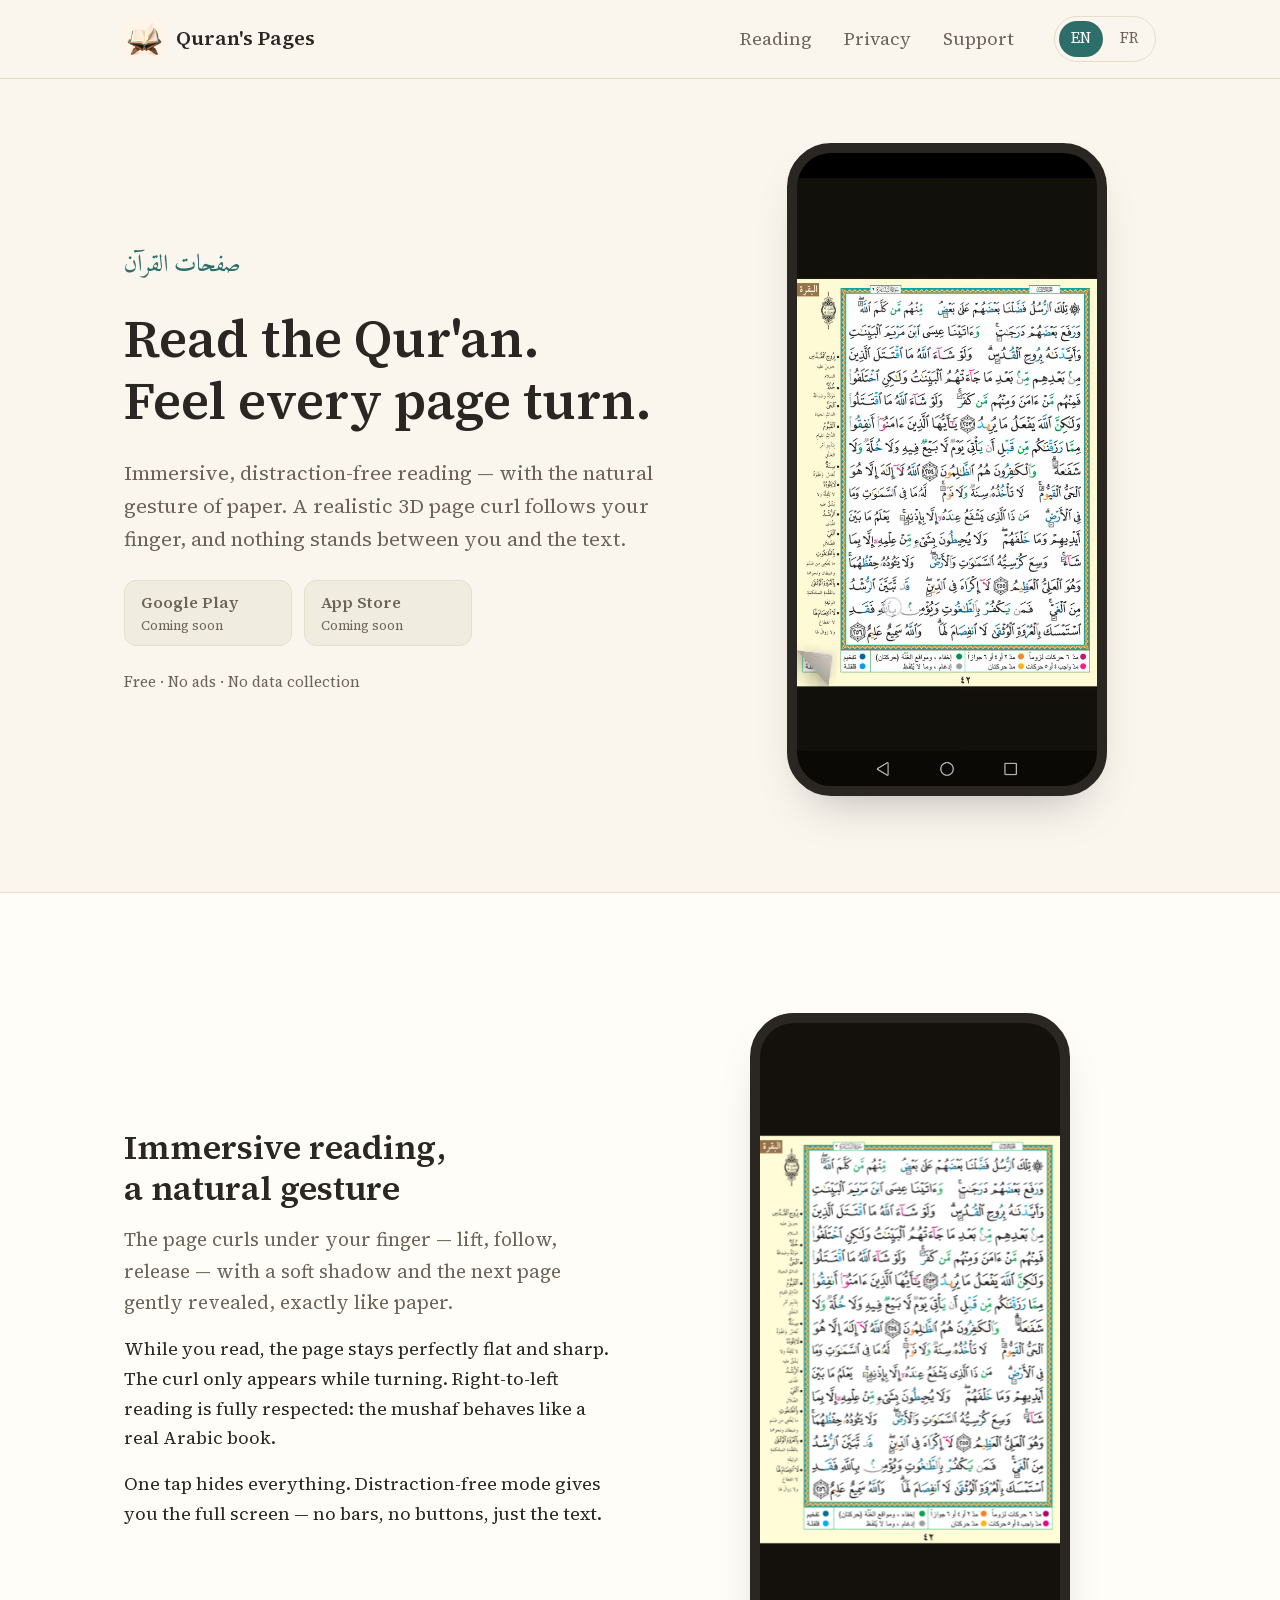
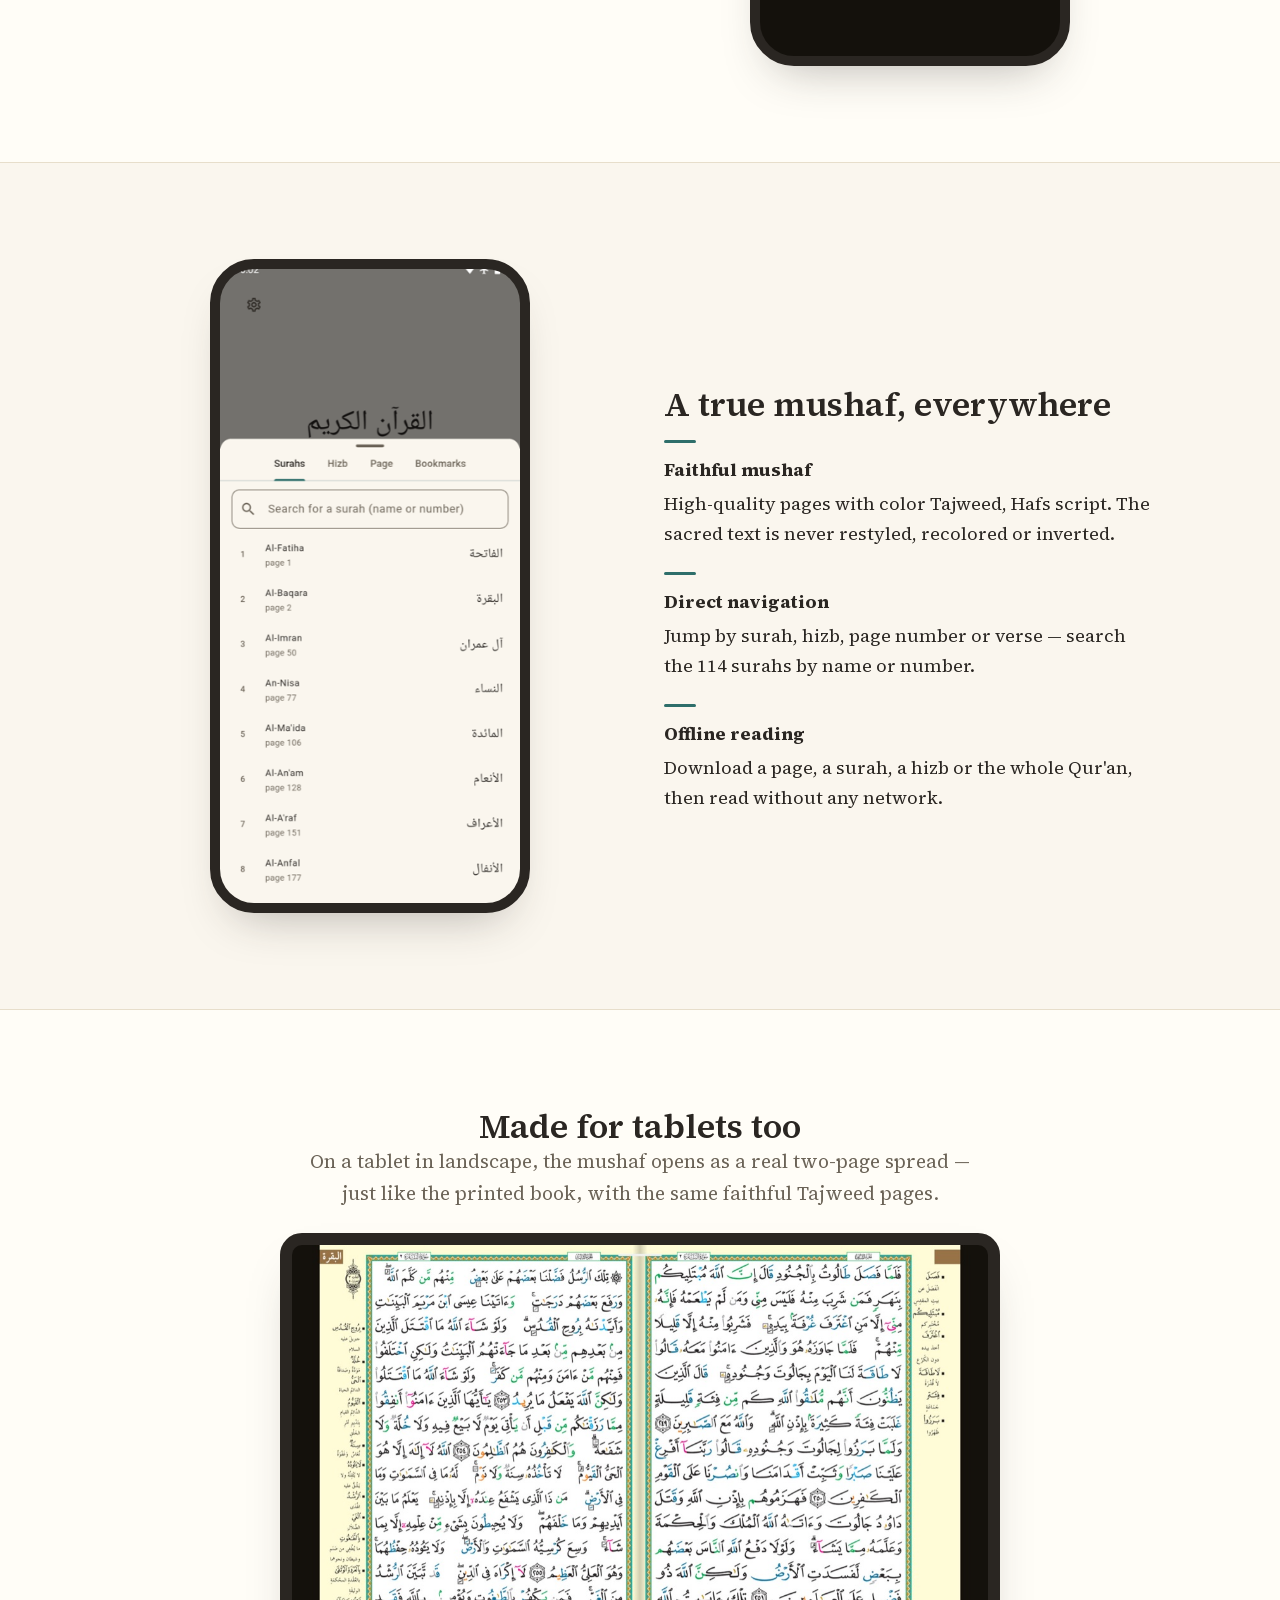
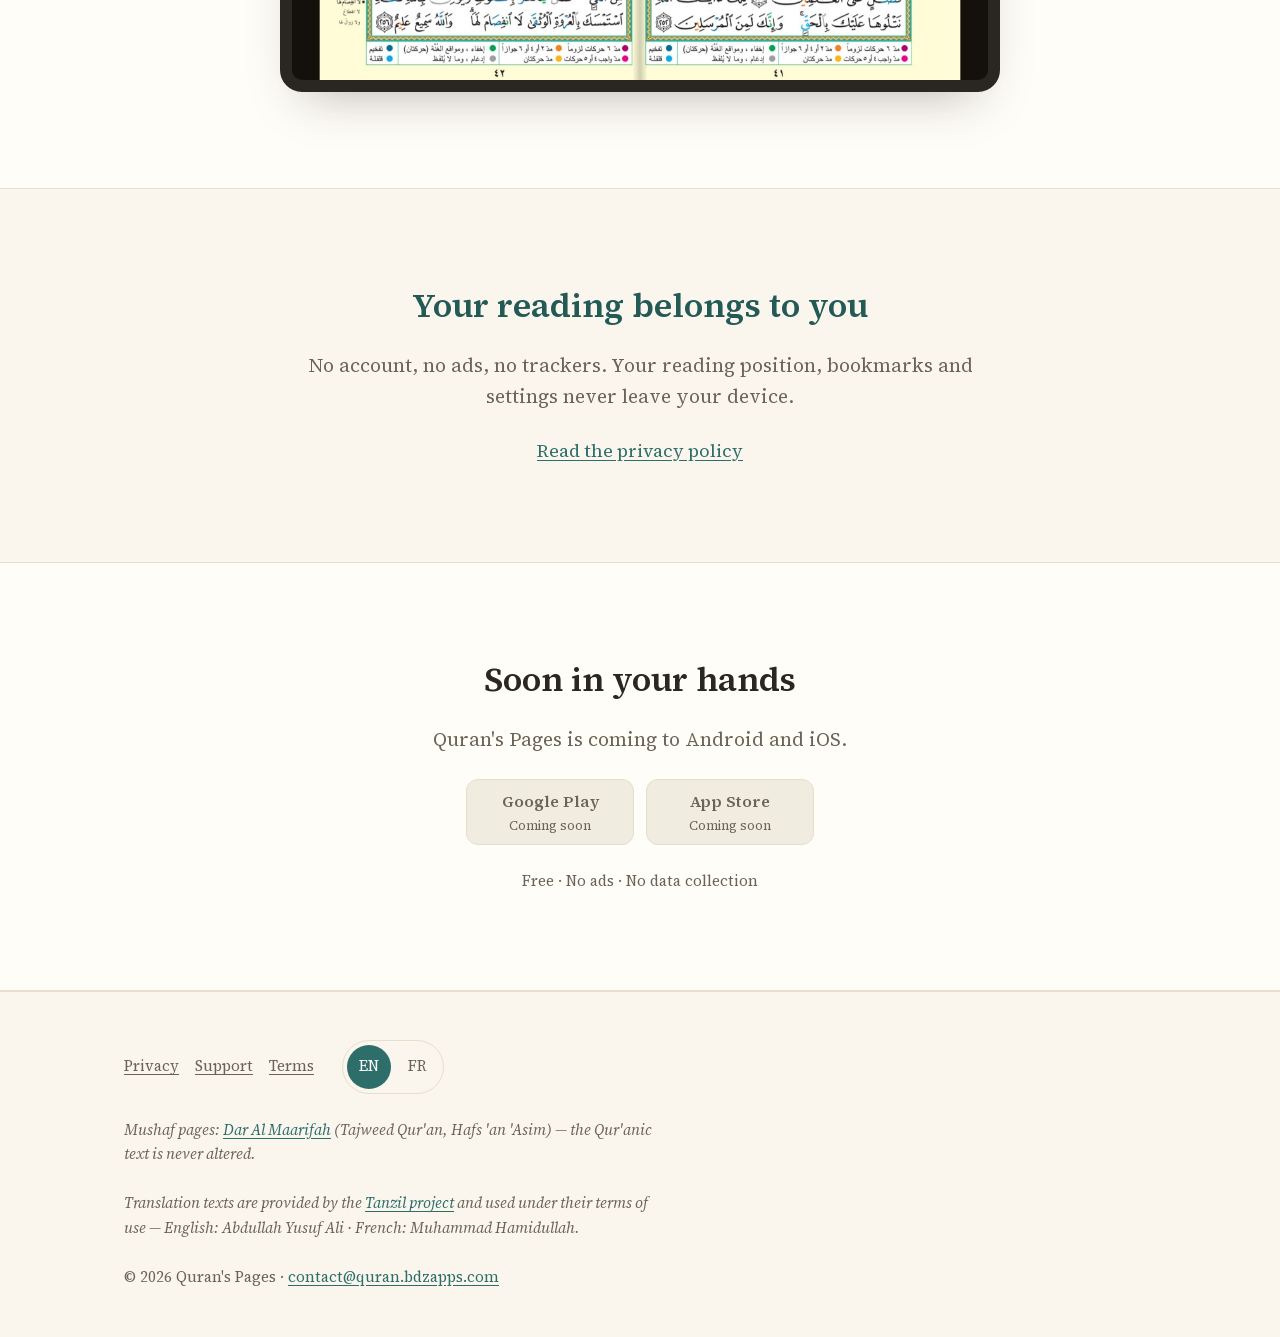
<file: index.html>
<!doctype html>
<html lang="en" class="no-js">
<head>
  <meta charset="utf-8">
  <meta name="viewport" content="width=device-width, initial-scale=1">
  <title>Quran's Pages — Read the Qur'an. Feel every page turn.</title>
  <meta name="description" content="A calm, distraction-free Qur'an reading app with a realistic 3D page curl that follows your finger. Color Tajweed mushaf, offline reading, no ads, no data collection. Coming soon on Android and iOS.">

  <link rel="canonical" href="https://quran.bdzapps.com/">
  <link rel="alternate" hreflang="en" href="https://quran.bdzapps.com/">
  <link rel="alternate" hreflang="fr" href="https://quran.bdzapps.com/fr/">
  <link rel="alternate" hreflang="x-default" href="https://quran.bdzapps.com/">

  <meta property="og:site_name" content="Quran's Pages">
  <meta property="og:title" content="Quran's Pages — Read the Qur'an. Feel every page turn.">
  <meta property="og:description" content="Immersive, distraction-free Qur'an reading with the natural gesture of paper. Free, no ads, no data collection.">
  <meta property="og:type" content="website">
  <meta property="og:url" content="https://quran.bdzapps.com/">
  <meta property="og:image" content="https://quran.bdzapps.com/assets/img/og-image.jpg">
  <meta property="og:image:width" content="1200">
  <meta property="og:image:height" content="630">
  <meta property="og:image:alt" content="Quran's Pages — a mushaf page mid-turn with a realistic 3D curl">
  <meta property="og:locale" content="en_US">
  <meta property="og:locale:alternate" content="fr_FR">
  <meta name="twitter:card" content="summary_large_image">
  <meta name="twitter:title" content="Quran's Pages — Read the Qur'an. Feel every page turn.">
  <meta name="twitter:description" content="Immersive, distraction-free Qur'an reading with the natural gesture of paper. Free, no ads, no data collection.">
  <meta name="twitter:image" content="https://quran.bdzapps.com/assets/img/og-image@2x.jpg">

  <link rel="icon" href="/assets/img/favicon-32.png" type="image/png" sizes="32x32">
  <link rel="icon" href="/assets/img/icon-192.png" type="image/png" sizes="192x192">
  <link rel="apple-touch-icon" href="/assets/img/apple-touch-icon.png">
  <link rel="manifest" href="/site.webmanifest">
  <meta name="theme-color" content="#FAF6EE">

  <link rel="preload" href="/assets/fonts/source-serif-4-latin.woff2" as="font" type="font/woff2" crossorigin>
  <link rel="stylesheet" href="/assets/css/site.css">

  <script type="application/ld+json">
  {
    "@context": "https://schema.org",
    "@type": "SoftwareApplication",
    "name": "Quran's Pages",
    "operatingSystem": "Android, iOS",
    "applicationCategory": "ReferenceApplication",
    "description": "A calm, distraction-free Qur'an reading app with a realistic 3D page curl that follows your finger. Color Tajweed mushaf, offline reading, no ads, no data collection.",
    "inLanguage": ["en", "fr", "ar"],
    "offers": { "@type": "Offer", "price": "0", "priceCurrency": "USD" },
    "url": "https://quran.bdzapps.com/",
    "image": "https://quran.bdzapps.com/assets/img/icon-512.png"
  }
  </script>
</head>
<body>
  <a class="skip-link" href="#main">Skip to content</a>

  <header class="site-header">
    <div class="wrap">
      <a class="brand" href="/">
        <img src="/assets/img/icon-64.png" alt="" width="40" height="40">
        Quran's Pages
      </a>
      <nav class="site-nav" aria-label="Main">
        <a href="#reading">Reading</a>
        <a href="/privacy/">Privacy</a>
        <a href="/support/">Support</a>
      </nav>
      <div class="lang-switch" aria-label="Language">
        <span aria-current="page" lang="en">EN</span>
        <a href="/fr/" lang="fr" hreflang="fr">FR</a>
      </div>
    </div>
  </header>

  <main id="main">
    <!-- ============================== HERO ============================== -->
    <section class="hero">
      <div class="wrap">
        <div class="hero-copy">
          <p class="kicker" lang="ar" dir="rtl">صفحات القرآن</p>
          <h1>Read the Qur'an. Feel every page turn.</h1>
          <p class="lede">Immersive, distraction-free reading — with the natural gesture of paper. A realistic 3D page curl follows your finger, and nothing stands between you and the text.</p>
          <ul class="store-badges">
            <li>
              <span class="badge-soon" aria-disabled="true">
                <span class="store">Google Play</span>
                <span class="soon">Coming soon</span>
              </span>
            </li>
            <li>
              <span class="badge-soon" aria-disabled="true">
                <span class="store">App Store</span>
                <span class="soon">Coming soon</span>
              </span>
            </li>
          </ul>
          <p class="reassure">Free · No ads · No data collection</p>
        </div>
        <div class="phone">
          <video autoplay muted playsinline loop
                 poster="/assets/img/hero-curl-poster.jpg"
                 width="606" height="1280"
                 aria-label="A mushaf page turning with a realistic 3D curl, following the finger">
            <source src="/assets/img/hero-curl.webm" type="video/webm">
            <source src="/assets/img/hero-curl.mp4" type="video/mp4">
            <img src="/assets/img/hero-curl-poster.jpg" alt="A mushaf page mid-turn with a realistic 3D curl" width="606" height="1280">
          </video>
        </div>
      </div>
    </section>

    <!-- ============== BLOCK 1 — Immersive reading, natural gesture ============== -->
    <section class="section section-alt" id="reading">
      <div class="wrap split">
        <div class="reveal">
          <h2>Immersive reading, a natural gesture</h2>
          <p class="lead">The page curls under your finger — lift, follow, release — with a soft shadow and the next page gently revealed, exactly like paper.</p>
          <p>While you read, the page stays perfectly flat and sharp. The curl only appears while turning. Right-to-left reading is fully respected: the mushaf behaves like a real Arabic book.</p>
          <p>One tap hides everything. Distraction-free mode gives you the full screen — no bars, no buttons, just the text.</p>
        </div>
        <div class="phone reveal">
          <img src="/assets/img/screen-reading-en.png" alt="A full-screen mushaf page in color Tajweed, with no interface around the text" width="358" height="800" loading="lazy">
        </div>
      </div>
    </section>

    <!-- ================= BLOCK 2 — A true mushaf, everywhere ================= -->
    <section class="section">
      <div class="wrap split">
        <div class="phone reveal">
          <img src="/assets/img/screen-surahs-en.png" alt="The surah list, with a search field and the 114 surahs shown by name and number" width="358" height="800" loading="lazy">
        </div>
        <div class="reveal">
          <h2>A true mushaf, everywhere</h2>
          <ul class="points">
            <li>
              <strong>Faithful mushaf</strong>
              High-quality pages with color Tajweed, Hafs script. The sacred text is never restyled, recolored or inverted.
            </li>
            <li>
              <strong>Direct navigation</strong>
              Jump by surah, hizb, page number or verse — search the 114 surahs by name or number.
            </li>
            <li>
              <strong>Offline reading</strong>
              Download a page, a surah, a hizb or the whole Qur'an, then read without any network.
            </li>
          </ul>
        </div>
      </div>
    </section>

    <!-- ================= BLOCK 3 — Tablet ================= -->
    <section class="section section-alt tablet-section">
      <div class="wrap">
        <div class="reveal">
          <h2>Made for tablets too</h2>
          <p class="lead">On a tablet in landscape, the mushaf opens as a real two-page spread — just like the printed book, with the same faithful Tajweed pages.</p>
        </div>
        <div class="tablet reveal">
          <img src="/assets/img/tablet-spread-en.jpg" alt="A tablet in landscape showing the mushaf as an open two-page spread" width="1100" height="687" loading="lazy">
        </div>
      </div>
    </section>

    <!-- ================= BLOCK 4 — Privacy band ================= -->
    <section class="section privacy-band">
      <div class="wrap reveal">
        <h2>Your reading belongs to you</h2>
        <p class="lead">No account, no ads, no trackers. Your reading position, bookmarks and settings never leave your device.</p>
        <p><a href="/privacy/">Read the privacy policy</a></p>
      </div>
    </section>

    <!-- ================= BLOCK 5 — Final CTA ================= -->
    <section class="section section-alt cta-final">
      <div class="wrap reveal">
        <h2>Soon in your hands</h2>
        <p class="lead">Quran's Pages is coming to Android and iOS.</p>
        <ul class="store-badges">
          <li>
            <span class="badge-soon" aria-disabled="true">
              <span class="store">Google Play</span>
              <span class="soon">Coming soon</span>
            </span>
          </li>
          <li>
            <span class="badge-soon" aria-disabled="true">
              <span class="store">App Store</span>
              <span class="soon">Coming soon</span>
            </span>
          </li>
        </ul>
        <p class="reassure">Free · No ads · No data collection</p>
      </div>
    </section>
  </main>

  <footer class="site-footer">
    <div class="wrap">
      <ul class="footer-nav">
        <li><a href="/privacy/">Privacy</a></li>
        <li><a href="/support/">Support</a></li>
        <li><a href="/terms/">Terms</a></li>
        <li>
          <span class="lang-switch" aria-label="Language">
            <span aria-current="page" lang="en">EN</span>
            <a href="/fr/" lang="fr" hreflang="fr">FR</a>
          </span>
        </li>
      </ul>
      <p class="footer-note">Mushaf pages: <a href="https://easyquran.com/en/download-pages-from-the-tajweed-quran-in-hafs-an-asim-reading/" rel="external">Dar Al Maarifah</a> (Tajweed Qur'an, Hafs 'an 'Asim) — the Qur'anic text is never altered.</p>
      <p class="footer-note">Translation texts are provided by the <a href="https://tanzil.net/trans/" rel="external">Tanzil project</a> and used under their terms of use — English: Abdullah Yusuf Ali · French: Muhammad Hamidullah.</p>
      <p>© 2026 Quran's Pages · <a href="mailto:contact@quran.bdzapps.com">contact@quran.bdzapps.com</a></p>
    </div>
  </footer>

  <script src="/assets/js/site.js" defer></script>
</body>
</html>
</file>
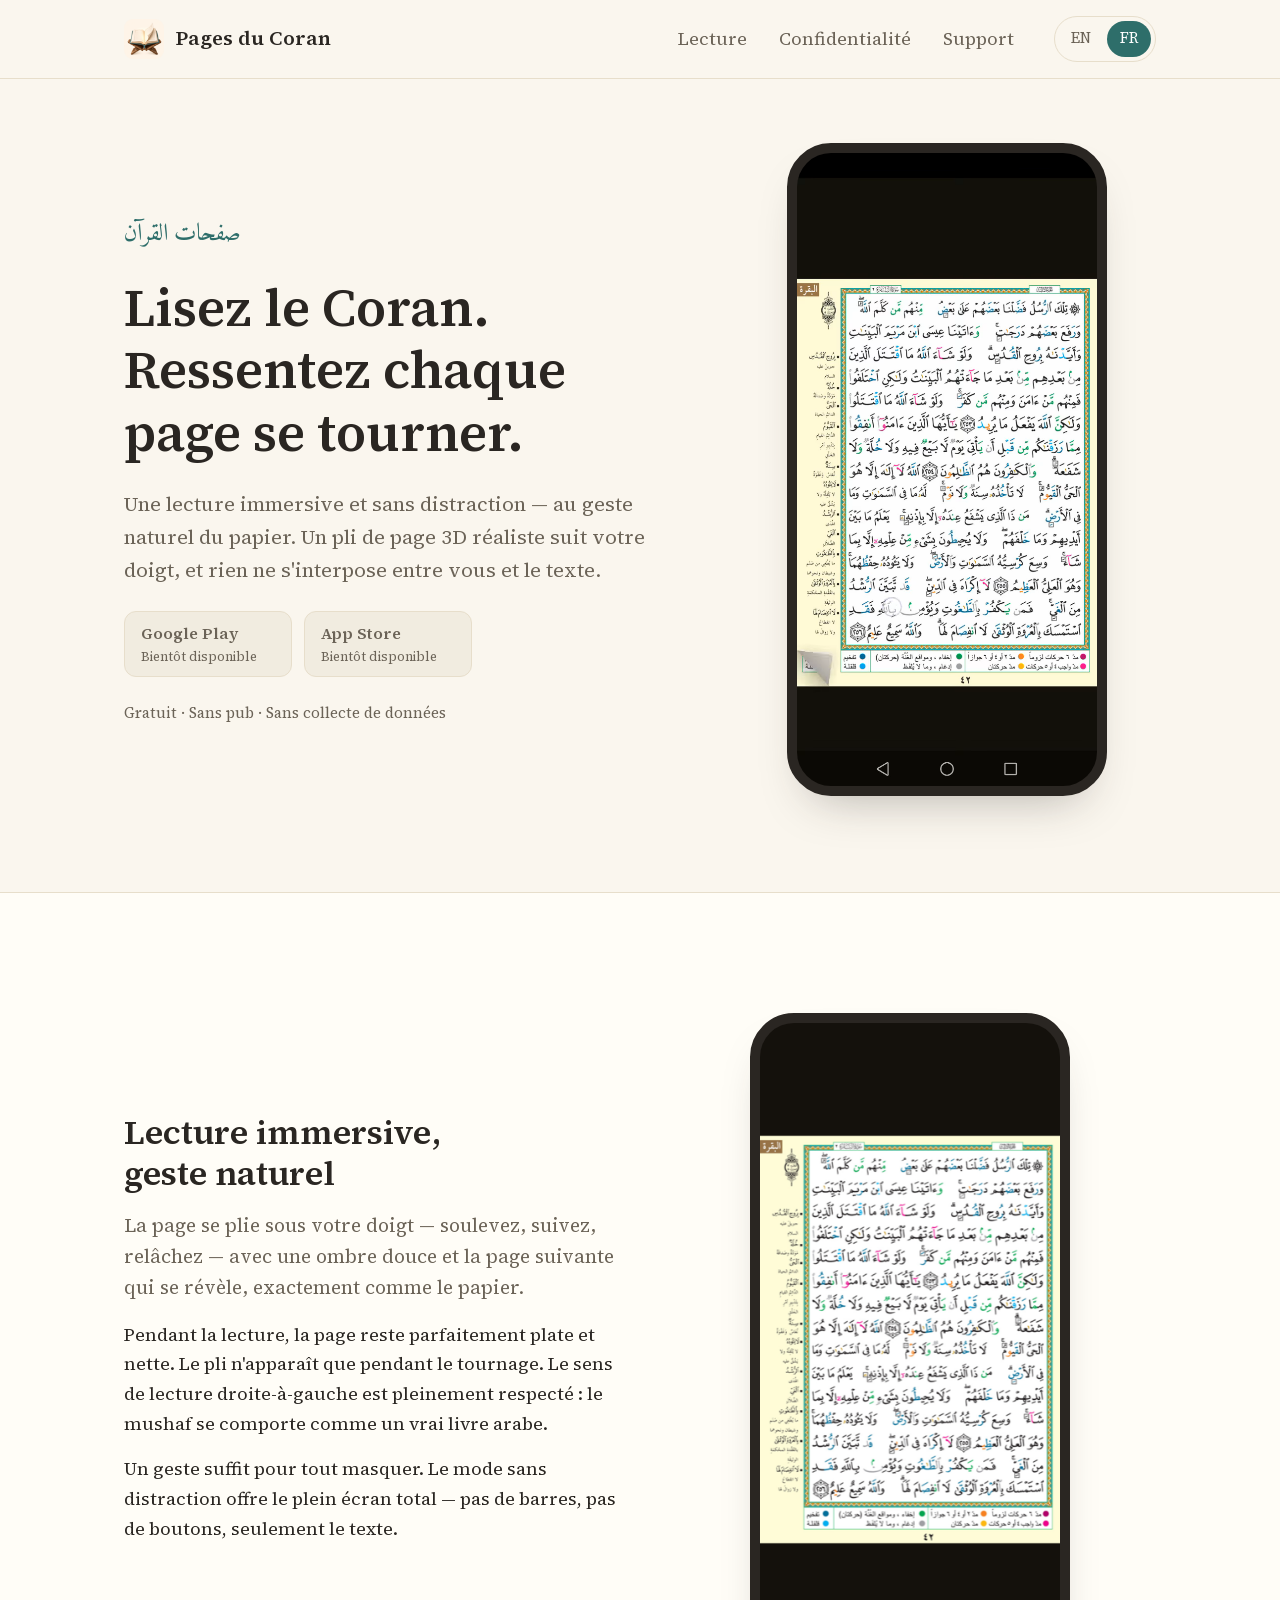
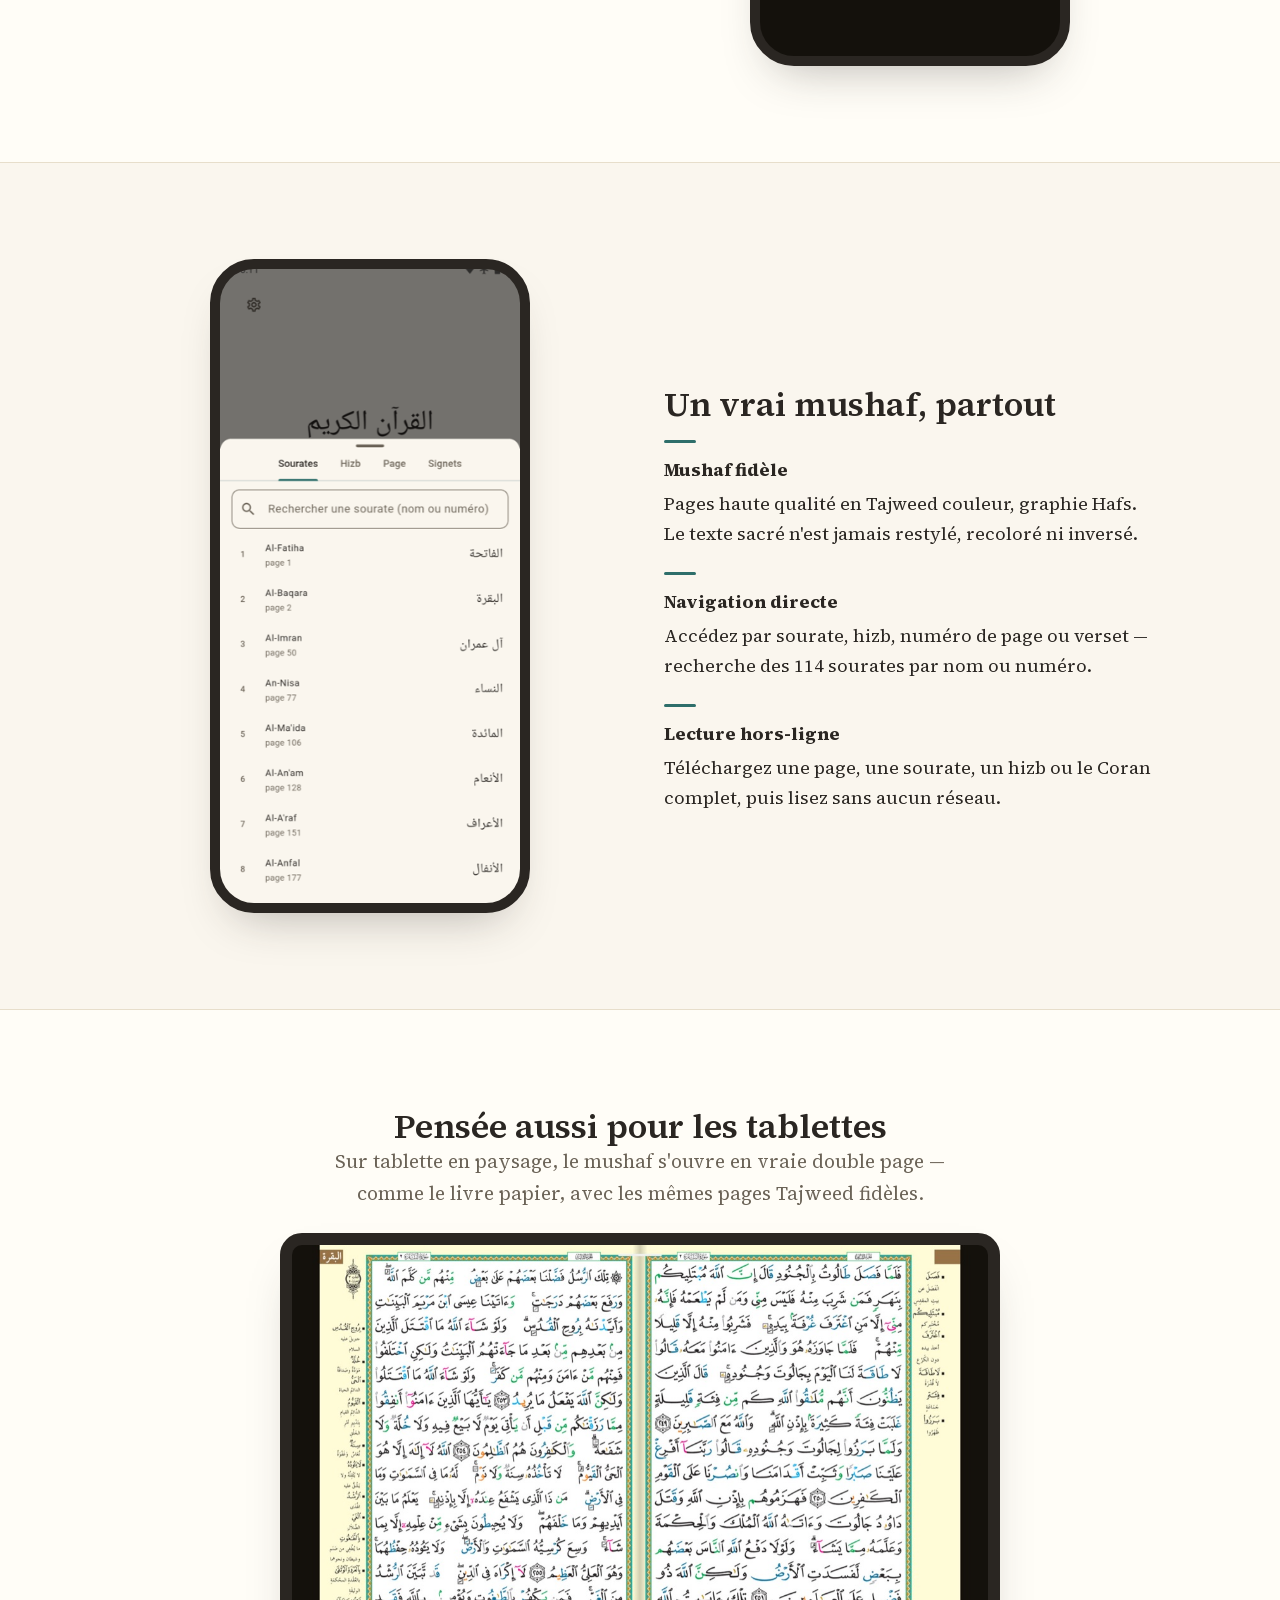
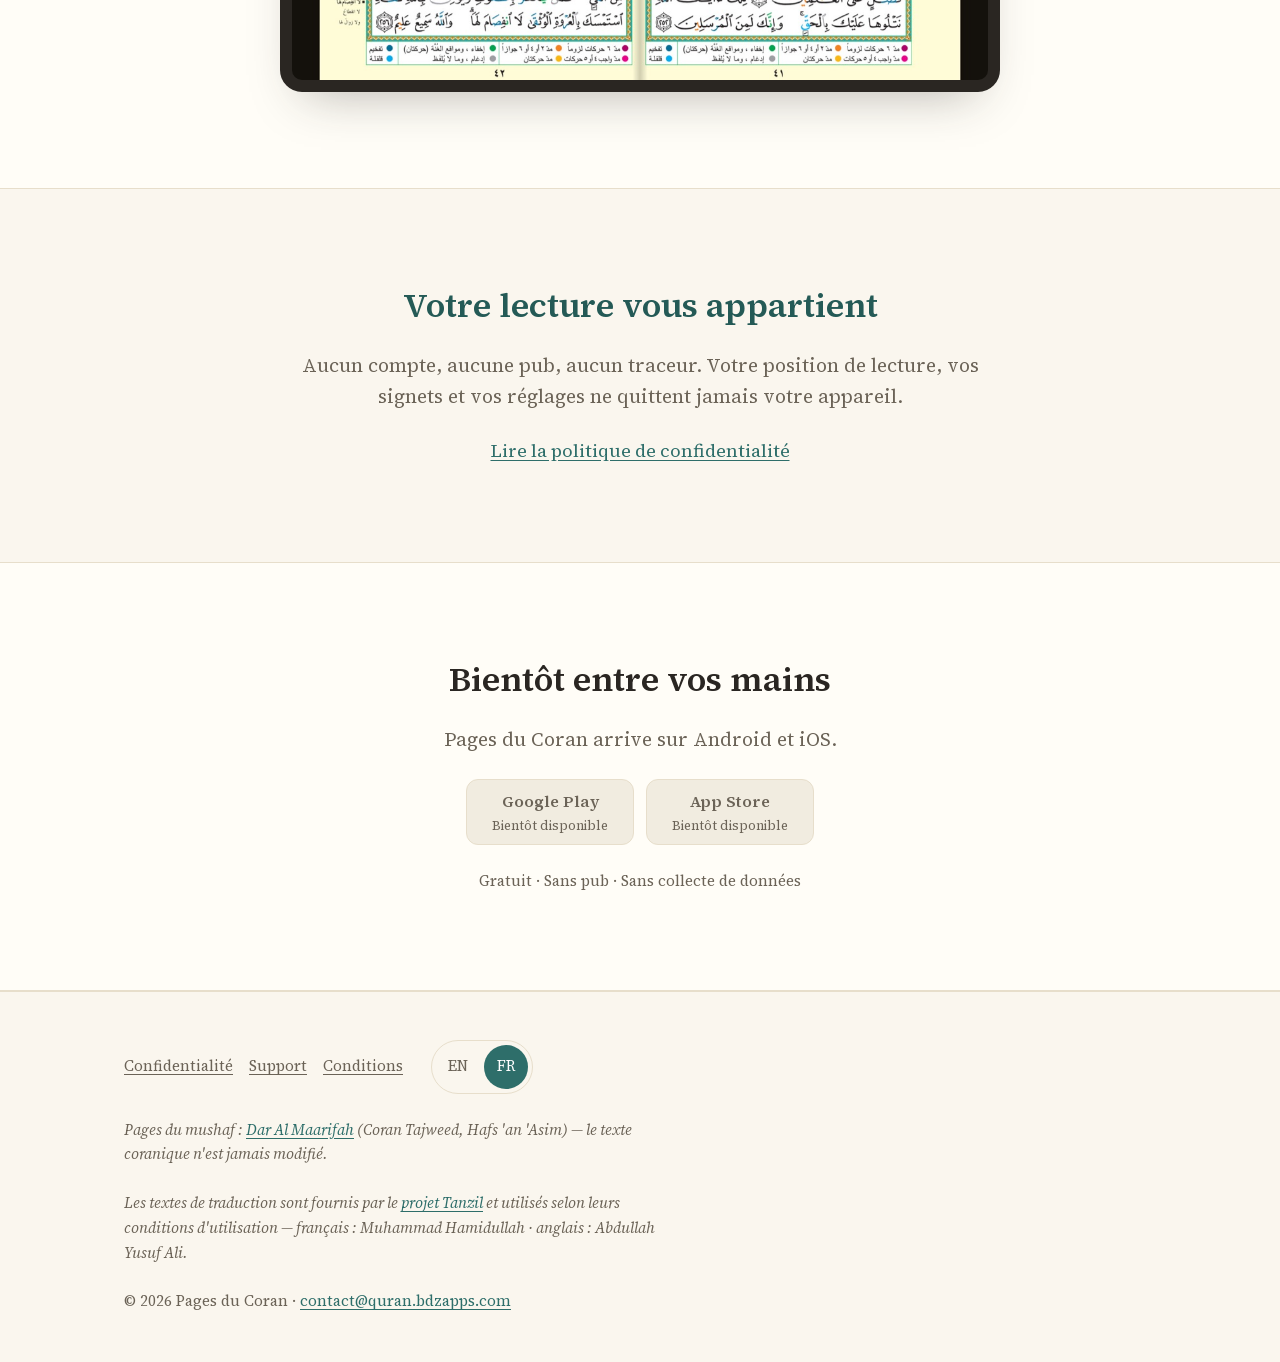
<file: fr/index.html>
<!doctype html>
<html lang="fr" class="no-js">
<head>
  <meta charset="utf-8">
  <meta name="viewport" content="width=device-width, initial-scale=1">
  <title>Pages du Coran — Lisez le Coran. Ressentez chaque page se tourner.</title>
  <meta name="description" content="Une app de lecture du Coran apaisée et sans distraction, avec un pli de page 3D réaliste qui suit votre doigt. Mushaf Tajweed couleur, lecture hors-ligne, sans pub, sans collecte de données. Bientôt sur Android et iOS.">

  <link rel="canonical" href="https://quran.bdzapps.com/fr/">
  <link rel="alternate" hreflang="en" href="https://quran.bdzapps.com/">
  <link rel="alternate" hreflang="fr" href="https://quran.bdzapps.com/fr/">
  <link rel="alternate" hreflang="x-default" href="https://quran.bdzapps.com/">

  <meta property="og:site_name" content="Pages du Coran">
  <meta property="og:title" content="Pages du Coran — Lisez le Coran. Ressentez chaque page se tourner.">
  <meta property="og:description" content="Lecture immersive et sans distraction du Coran, au geste naturel du papier. Gratuit, sans pub, sans collecte de données.">
  <meta property="og:type" content="website">
  <meta property="og:url" content="https://quran.bdzapps.com/fr/">
  <meta property="og:image" content="https://quran.bdzapps.com/assets/img/og-image.jpg">
  <meta property="og:image:width" content="1200">
  <meta property="og:image:height" content="630">
  <meta property="og:image:alt" content="Pages du Coran — une page de mushaf en train de se tourner avec un pli 3D réaliste">
  <meta property="og:locale" content="fr_FR">
  <meta property="og:locale:alternate" content="en_US">
  <meta name="twitter:card" content="summary_large_image">
  <meta name="twitter:title" content="Pages du Coran — Lisez le Coran. Ressentez chaque page se tourner.">
  <meta name="twitter:description" content="Lecture immersive et sans distraction du Coran, au geste naturel du papier. Gratuit, sans pub, sans collecte de données.">
  <meta name="twitter:image" content="https://quran.bdzapps.com/assets/img/og-image@2x.jpg">

  <link rel="icon" href="/assets/img/favicon-32.png" type="image/png" sizes="32x32">
  <link rel="icon" href="/assets/img/icon-192.png" type="image/png" sizes="192x192">
  <link rel="apple-touch-icon" href="/assets/img/apple-touch-icon.png">
  <link rel="manifest" href="/site.webmanifest">
  <meta name="theme-color" content="#FAF6EE">

  <link rel="preload" href="/assets/fonts/source-serif-4-latin.woff2" as="font" type="font/woff2" crossorigin>
  <link rel="stylesheet" href="/assets/css/site.css">

  <script type="application/ld+json">
  {
    "@context": "https://schema.org",
    "@type": "SoftwareApplication",
    "name": "Pages du Coran",
    "operatingSystem": "Android, iOS",
    "applicationCategory": "ReferenceApplication",
    "description": "Une app de lecture du Coran apaisée et sans distraction, avec un pli de page 3D réaliste qui suit votre doigt. Mushaf Tajweed couleur, lecture hors-ligne, sans pub, sans collecte de données.",
    "inLanguage": ["fr", "en", "ar"],
    "offers": { "@type": "Offer", "price": "0", "priceCurrency": "EUR" },
    "url": "https://quran.bdzapps.com/fr/",
    "image": "https://quran.bdzapps.com/assets/img/icon-512.png"
  }
  </script>
</head>
<body>
  <a class="skip-link" href="#main">Aller au contenu</a>

  <header class="site-header">
    <div class="wrap">
      <a class="brand" href="/fr/">
        <img src="/assets/img/icon-64.png" alt="" width="40" height="40">
        Pages du Coran
      </a>
      <nav class="site-nav" aria-label="Navigation principale">
        <a href="#reading">Lecture</a>
        <a href="/fr/privacy/">Confidentialité</a>
        <a href="/fr/support/">Support</a>
      </nav>
      <div class="lang-switch" aria-label="Langue">
        <a href="/" lang="en" hreflang="en">EN</a>
        <span aria-current="page" lang="fr">FR</span>
      </div>
    </div>
  </header>

  <main id="main">
    <!-- ============================== HERO ============================== -->
    <section class="hero">
      <div class="wrap">
        <div class="hero-copy">
          <p class="kicker" lang="ar" dir="rtl">صفحات القرآن</p>
          <h1>Lisez le Coran. Ressentez chaque page se tourner.</h1>
          <p class="lede">Une lecture immersive et sans distraction — au geste naturel du papier. Un pli de page 3D réaliste suit votre doigt, et rien ne s'interpose entre vous et le texte.</p>
          <ul class="store-badges">
            <li>
              <span class="badge-soon" aria-disabled="true">
                <span class="store">Google Play</span>
                <span class="soon">Bientôt disponible</span>
              </span>
            </li>
            <li>
              <span class="badge-soon" aria-disabled="true">
                <span class="store">App Store</span>
                <span class="soon">Bientôt disponible</span>
              </span>
            </li>
          </ul>
          <p class="reassure">Gratuit · Sans pub · Sans collecte de données</p>
        </div>
        <div class="phone">
          <video autoplay muted playsinline loop
                 poster="/assets/img/hero-curl-poster.jpg"
                 width="606" height="1280"
                 aria-label="Une page de mushaf qui se tourne avec un pli 3D réaliste, suivant le doigt">
            <source src="/assets/img/hero-curl.webm" type="video/webm">
            <source src="/assets/img/hero-curl.mp4" type="video/mp4">
            <img src="/assets/img/hero-curl-poster.jpg" alt="Une page de mushaf en train de se tourner avec un pli 3D réaliste" width="606" height="1280">
          </video>
        </div>
      </div>
    </section>

    <!-- ============== BLOC 1 — Lecture immersive, geste naturel ============== -->
    <section class="section section-alt" id="reading">
      <div class="wrap split">
        <div class="reveal">
          <h2>Lecture immersive, geste naturel</h2>
          <p class="lead">La page se plie sous votre doigt — soulevez, suivez, relâchez — avec une ombre douce et la page suivante qui se révèle, exactement comme le papier.</p>
          <p>Pendant la lecture, la page reste parfaitement plate et nette. Le pli n'apparaît que pendant le tournage. Le sens de lecture droite-à-gauche est pleinement respecté : le mushaf se comporte comme un vrai livre arabe.</p>
          <p>Un geste suffit pour tout masquer. Le mode sans distraction offre le plein écran total — pas de barres, pas de boutons, seulement le texte.</p>
        </div>
        <div class="phone reveal">
          <img src="/assets/img/screen-reading-fr.png" alt="Une page de mushaf en plein écran, en Tajweed couleur, sans aucune interface autour du texte" width="358" height="800" loading="lazy">
        </div>
      </div>
    </section>

    <!-- ================= BLOC 2 — Un vrai mushaf, partout ================= -->
    <section class="section">
      <div class="wrap split">
        <div class="phone reveal">
          <img src="/assets/img/screen-surahs-fr.png" alt="La liste des sourates, avec un champ de recherche et les 114 sourates par nom et numéro" width="358" height="800" loading="lazy">
        </div>
        <div class="reveal">
          <h2>Un vrai mushaf, partout</h2>
          <ul class="points">
            <li>
              <strong>Mushaf fidèle</strong>
              Pages haute qualité en Tajweed couleur, graphie Hafs. Le texte sacré n'est jamais restylé, recoloré ni inversé.
            </li>
            <li>
              <strong>Navigation directe</strong>
              Accédez par sourate, hizb, numéro de page ou verset — recherche des 114 sourates par nom ou numéro.
            </li>
            <li>
              <strong>Lecture hors-ligne</strong>
              Téléchargez une page, une sourate, un hizb ou le Coran complet, puis lisez sans aucun réseau.
            </li>
          </ul>
        </div>
      </div>
    </section>

    <!-- ================= BLOC 3 — Tablette ================= -->
    <section class="section section-alt tablet-section">
      <div class="wrap">
        <div class="reveal">
          <h2>Pensée aussi pour les tablettes</h2>
          <p class="lead">Sur tablette en paysage, le mushaf s'ouvre en vraie double page — comme le livre papier, avec les mêmes pages Tajweed fidèles.</p>
        </div>
        <div class="tablet reveal">
          <img src="/assets/img/tablet-spread-fr.jpg" alt="Une tablette en paysage affichant le mushaf en double page ouverte" width="1100" height="687" loading="lazy">
        </div>
      </div>
    </section>

    <!-- ================= BLOC 4 — Bandeau vie privée ================= -->
    <section class="section privacy-band">
      <div class="wrap reveal">
        <h2>Votre lecture vous appartient</h2>
        <p class="lead">Aucun compte, aucune pub, aucun traceur. Votre position de lecture, vos signets et vos réglages ne quittent jamais votre appareil.</p>
        <p><a href="/fr/privacy/">Lire la politique de confidentialité</a></p>
      </div>
    </section>

    <!-- ================= BLOC 5 — CTA final ================= -->
    <section class="section section-alt cta-final">
      <div class="wrap reveal">
        <h2>Bientôt entre vos mains</h2>
        <p class="lead">Pages du Coran arrive sur Android et iOS.</p>
        <ul class="store-badges">
          <li>
            <span class="badge-soon" aria-disabled="true">
              <span class="store">Google Play</span>
              <span class="soon">Bientôt disponible</span>
            </span>
          </li>
          <li>
            <span class="badge-soon" aria-disabled="true">
              <span class="store">App Store</span>
              <span class="soon">Bientôt disponible</span>
            </span>
          </li>
        </ul>
        <p class="reassure">Gratuit · Sans pub · Sans collecte de données</p>
      </div>
    </section>
  </main>

  <footer class="site-footer">
    <div class="wrap">
      <ul class="footer-nav">
        <li><a href="/fr/privacy/">Confidentialité</a></li>
        <li><a href="/fr/support/">Support</a></li>
        <li><a href="/fr/terms/">Conditions</a></li>
        <li>
          <span class="lang-switch" aria-label="Langue">
            <a href="/" lang="en" hreflang="en">EN</a>
            <span aria-current="page" lang="fr">FR</span>
          </span>
        </li>
      </ul>
      <p class="footer-note">Pages du mushaf : <a href="https://easyquran.com/en/download-pages-from-the-tajweed-quran-in-hafs-an-asim-reading/" rel="external">Dar Al Maarifah</a> (Coran Tajweed, Hafs 'an 'Asim) — le texte coranique n'est jamais modifié.</p>
      <p class="footer-note">Les textes de traduction sont fournis par le <a href="https://tanzil.net/trans/" rel="external">projet Tanzil</a> et utilisés selon leurs conditions d'utilisation — français : Muhammad Hamidullah · anglais : Abdullah Yusuf Ali.</p>
      <p>© 2026 Pages du Coran · <a href="mailto:contact@quran.bdzapps.com">contact@quran.bdzapps.com</a></p>
    </div>
  </footer>

  <script src="/assets/js/site.js" defer></script>
</body>
</html>
</file>
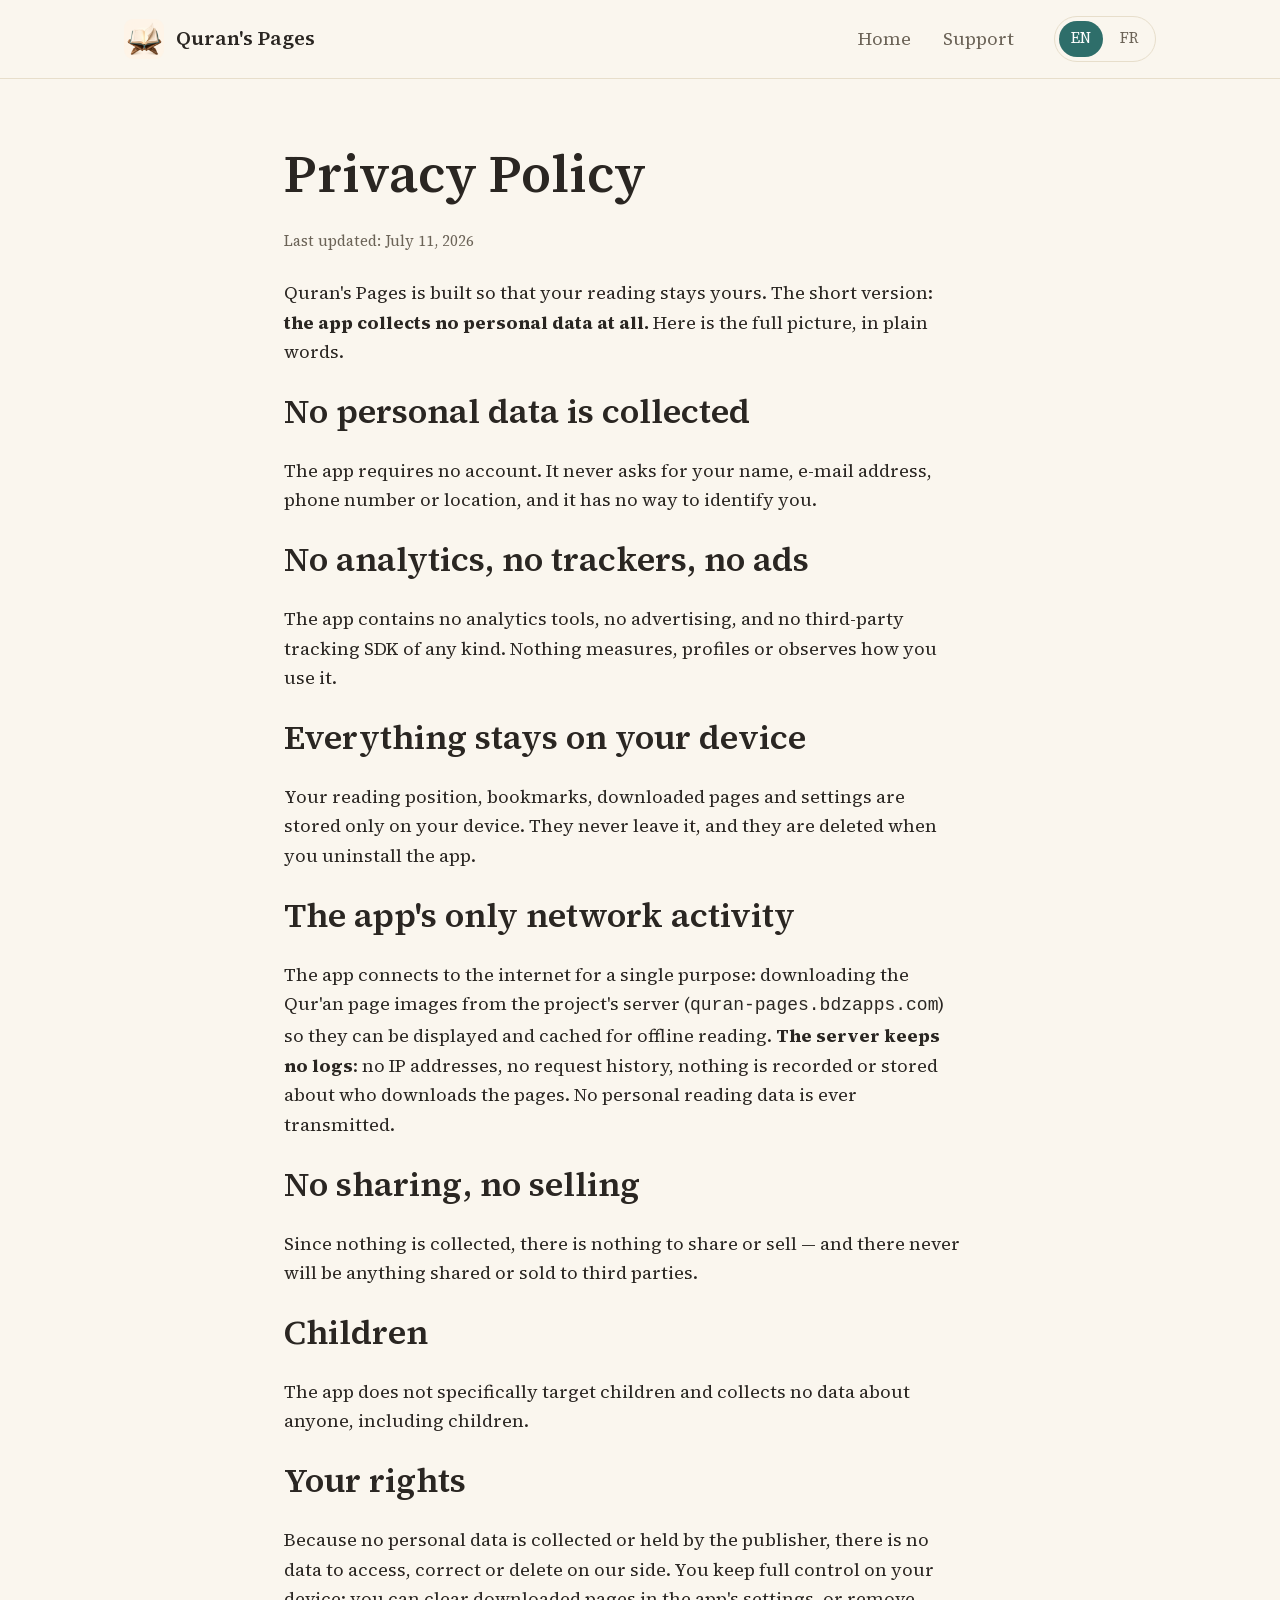
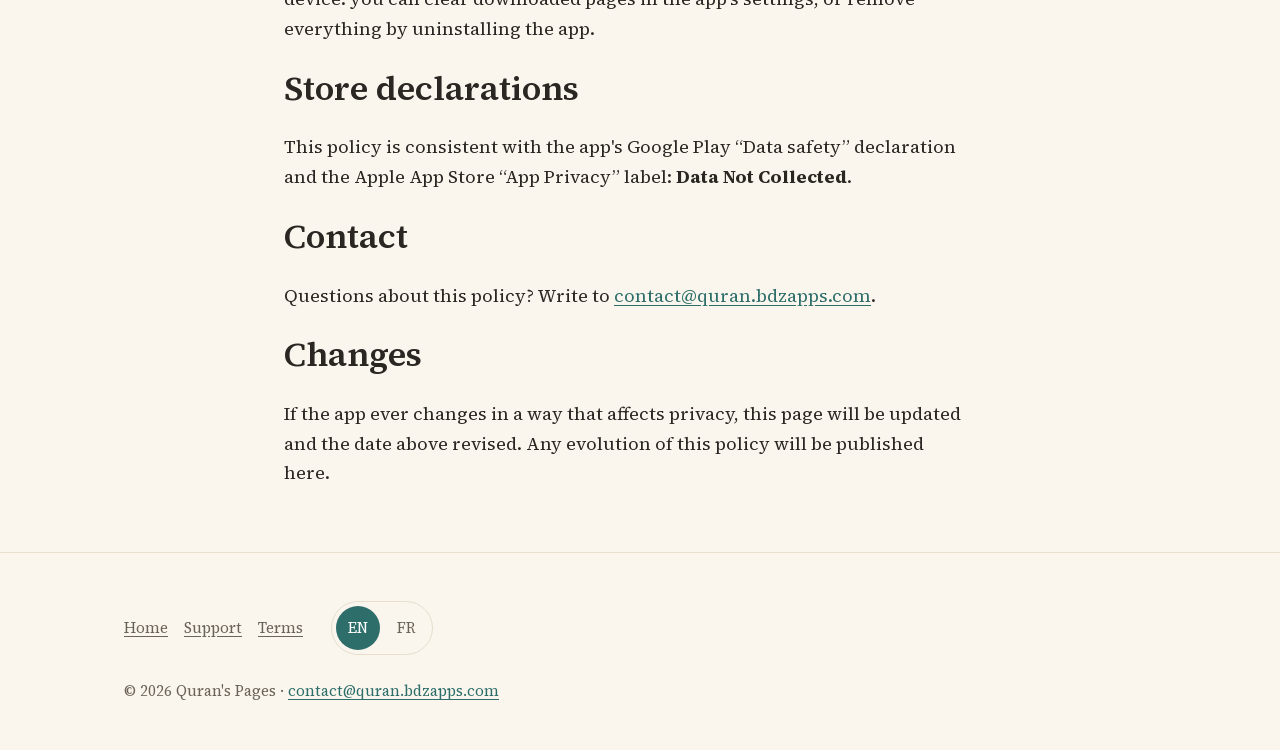
<file: privacy/index.html>
<!doctype html>
<html lang="en" class="no-js">
<head>
  <meta charset="utf-8">
  <meta name="viewport" content="width=device-width, initial-scale=1">
  <title>Privacy Policy — Quran's Pages</title>
  <meta name="description" content="Quran's Pages collects no personal data. No account, no ads, no trackers, no analytics. Everything stays on your device.">

  <link rel="canonical" href="https://quran.bdzapps.com/privacy/">
  <link rel="alternate" hreflang="en" href="https://quran.bdzapps.com/privacy/">
  <link rel="alternate" hreflang="fr" href="https://quran.bdzapps.com/fr/privacy/">
  <link rel="alternate" hreflang="x-default" href="https://quran.bdzapps.com/privacy/">

  <link rel="icon" href="/assets/img/favicon-32.png" type="image/png" sizes="32x32">
  <link rel="apple-touch-icon" href="/assets/img/apple-touch-icon.png">
  <meta name="theme-color" content="#FAF6EE">
  <link rel="stylesheet" href="/assets/css/site.css">
</head>
<body>
  <a class="skip-link" href="#main">Skip to content</a>

  <header class="site-header">
    <div class="wrap">
      <a class="brand" href="/">
        <img src="/assets/img/icon-64.png" alt="" width="40" height="40">
        Quran's Pages
      </a>
      <nav class="site-nav" aria-label="Main">
        <a href="/">Home</a>
        <a href="/support/">Support</a>
      </nav>
      <div class="lang-switch" aria-label="Language">
        <span aria-current="page" lang="en">EN</span>
        <a href="/fr/privacy/" lang="fr" hreflang="fr">FR</a>
      </div>
    </div>
  </header>

  <main id="main" class="page">
    <div class="wrap">
      <h1>Privacy Policy</h1>
      <p class="updated">Last updated: July 11, 2026</p>

      <p>Quran's Pages is built so that your reading stays yours. The short version: <strong>the app collects no personal data at all.</strong> Here is the full picture, in plain words.</p>

      <h2>No personal data is collected</h2>
      <p>The app requires no account. It never asks for your name, e-mail address, phone number or location, and it has no way to identify you.</p>

      <h2>No analytics, no trackers, no ads</h2>
      <p>The app contains no analytics tools, no advertising, and no third-party tracking SDK of any kind. Nothing measures, profiles or observes how you use it.</p>

      <h2>Everything stays on your device</h2>
      <p>Your reading position, bookmarks, downloaded pages and settings are stored only on your device. They never leave it, and they are deleted when you uninstall the app.</p>

      <h2>The app's only network activity</h2>
      <p>The app connects to the internet for a single purpose: downloading the Qur'an page images from the project's server (<code>quran-pages.bdzapps.com</code>) so they can be displayed and cached for offline reading. <strong>The server keeps no logs</strong>: no IP addresses, no request history, nothing is recorded or stored about who downloads the pages. No personal reading data is ever transmitted.</p>

      <h2>No sharing, no selling</h2>
      <p>Since nothing is collected, there is nothing to share or sell — and there never will be anything shared or sold to third parties.</p>

      <h2>Children</h2>
      <p>The app does not specifically target children and collects no data about anyone, including children.</p>

      <h2>Your rights</h2>
      <p>Because no personal data is collected or held by the publisher, there is no data to access, correct or delete on our side. You keep full control on your device: you can clear downloaded pages in the app's settings, or remove everything by uninstalling the app.</p>

      <h2>Store declarations</h2>
      <p>This policy is consistent with the app's Google Play “Data safety” declaration and the Apple App Store “App Privacy” label: <strong>Data Not Collected</strong>.</p>

      <h2>Contact</h2>
      <p>Questions about this policy? Write to <a href="mailto:contact@quran.bdzapps.com">contact@quran.bdzapps.com</a>.</p>

      <h2>Changes</h2>
      <p>If the app ever changes in a way that affects privacy, this page will be updated and the date above revised. Any evolution of this policy will be published here.</p>
    </div>
  </main>

  <footer class="site-footer">
    <div class="wrap">
      <ul class="footer-nav">
        <li><a href="/">Home</a></li>
        <li><a href="/support/">Support</a></li>
        <li><a href="/terms/">Terms</a></li>
        <li>
          <span class="lang-switch" aria-label="Language">
            <span aria-current="page" lang="en">EN</span>
            <a href="/fr/privacy/" lang="fr" hreflang="fr">FR</a>
          </span>
        </li>
      </ul>
      <p>© 2026 Quran's Pages · <a href="mailto:contact@quran.bdzapps.com">contact@quran.bdzapps.com</a></p>
    </div>
  </footer>
</body>
</html>
</file>
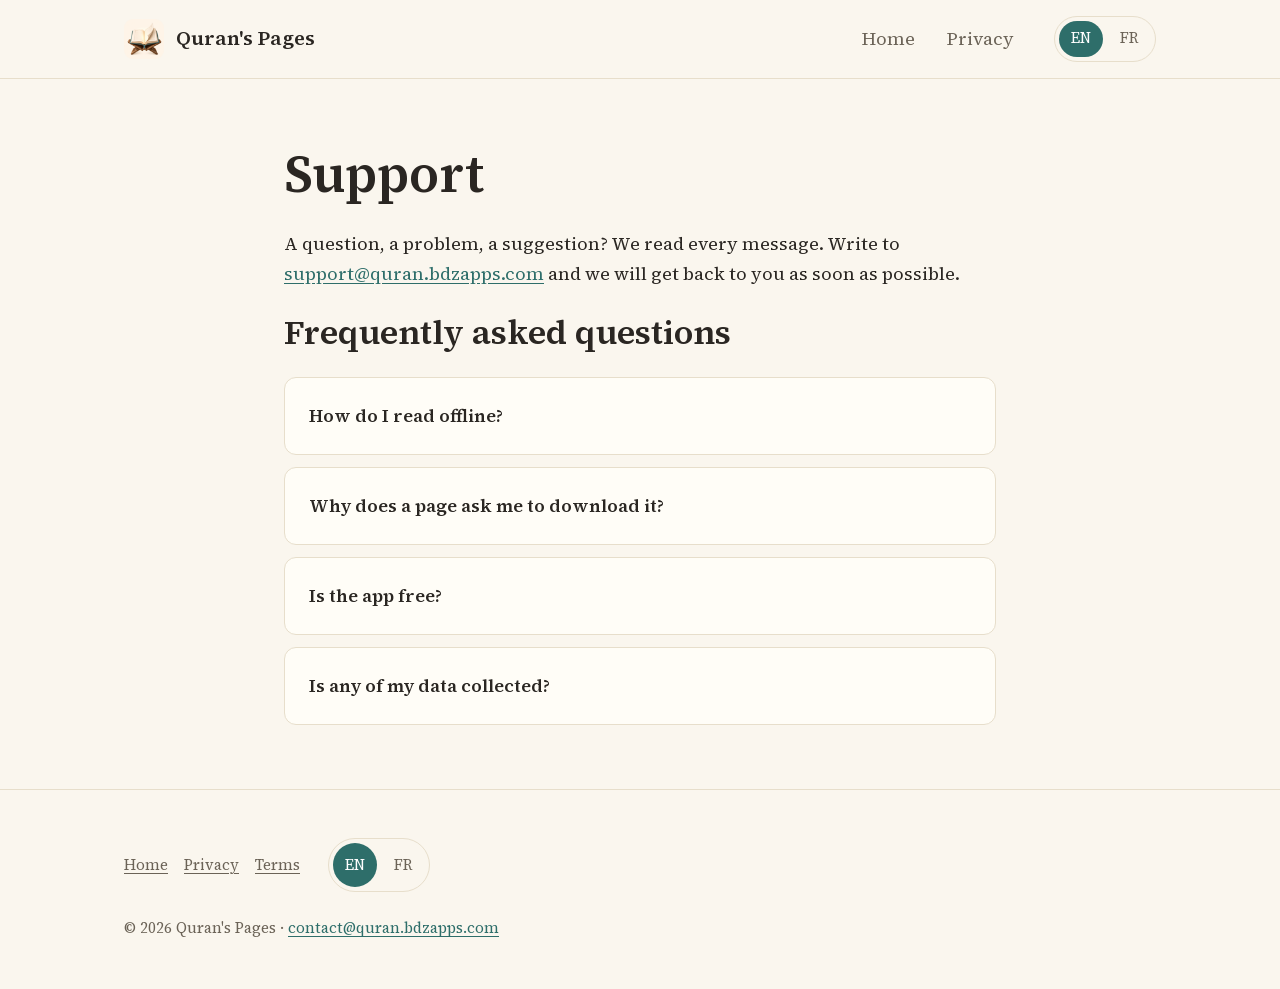
<file: support/index.html>
<!doctype html>
<html lang="en" class="no-js">
<head>
  <meta charset="utf-8">
  <meta name="viewport" content="width=device-width, initial-scale=1">
  <title>Support — Quran's Pages</title>
  <meta name="description" content="Need help with Quran's Pages? Contact us and browse the frequently asked questions about offline reading, downloads and privacy.">

  <link rel="canonical" href="https://quran.bdzapps.com/support/">
  <link rel="alternate" hreflang="en" href="https://quran.bdzapps.com/support/">
  <link rel="alternate" hreflang="fr" href="https://quran.bdzapps.com/fr/support/">
  <link rel="alternate" hreflang="x-default" href="https://quran.bdzapps.com/support/">

  <link rel="icon" href="/assets/img/favicon-32.png" type="image/png" sizes="32x32">
  <link rel="apple-touch-icon" href="/assets/img/apple-touch-icon.png">
  <meta name="theme-color" content="#FAF6EE">
  <link rel="stylesheet" href="/assets/css/site.css">
</head>
<body>
  <a class="skip-link" href="#main">Skip to content</a>

  <header class="site-header">
    <div class="wrap">
      <a class="brand" href="/">
        <img src="/assets/img/icon-64.png" alt="" width="40" height="40">
        Quran's Pages
      </a>
      <nav class="site-nav" aria-label="Main">
        <a href="/">Home</a>
        <a href="/privacy/">Privacy</a>
      </nav>
      <div class="lang-switch" aria-label="Language">
        <span aria-current="page" lang="en">EN</span>
        <a href="/fr/support/" lang="fr" hreflang="fr">FR</a>
      </div>
    </div>
  </header>

  <main id="main" class="page">
    <div class="wrap">
      <h1>Support</h1>
      <p>A question, a problem, a suggestion? We read every message. Write to
        <a href="mailto:support@quran.bdzapps.com">support@quran.bdzapps.com</a> and we will get back to you as soon as possible.</p>

      <h2>Frequently asked questions</h2>
      <div class="faq">
        <details>
          <summary>How do I read offline?</summary>
          <p>Download what you need first: a single page, a surah, a hizb, or the whole Qur'an. Once downloaded, pages are cached on your device and open without any network. You can manage or delete downloads at any time in Settings → Downloads.</p>
        </details>
        <details>
          <summary>Why does a page ask me to download it?</summary>
          <p>Page images are fetched on demand to keep the app small. A page you have never opened needs to be downloaded once; after that it is stored on your device and opens instantly, online or offline.</p>
        </details>
        <details>
          <summary>Is the app free?</summary>
          <p>Yes. The app is free, with no ads and no in-app purchases.</p>
        </details>
        <details>
          <summary>Is any of my data collected?</summary>
          <p>No. There is no account, no analytics, no trackers and no ads. Your reading position, bookmarks and settings stay on your device only. Read the full <a href="/privacy/">privacy policy</a>.</p>
        </details>
      </div>
    </div>
  </main>

  <footer class="site-footer">
    <div class="wrap">
      <ul class="footer-nav">
        <li><a href="/">Home</a></li>
        <li><a href="/privacy/">Privacy</a></li>
        <li><a href="/terms/">Terms</a></li>
        <li>
          <span class="lang-switch" aria-label="Language">
            <span aria-current="page" lang="en">EN</span>
            <a href="/fr/support/" lang="fr" hreflang="fr">FR</a>
          </span>
        </li>
      </ul>
      <p>© 2026 Quran's Pages · <a href="mailto:contact@quran.bdzapps.com">contact@quran.bdzapps.com</a></p>
    </div>
  </footer>
</body>
</html>
</file>
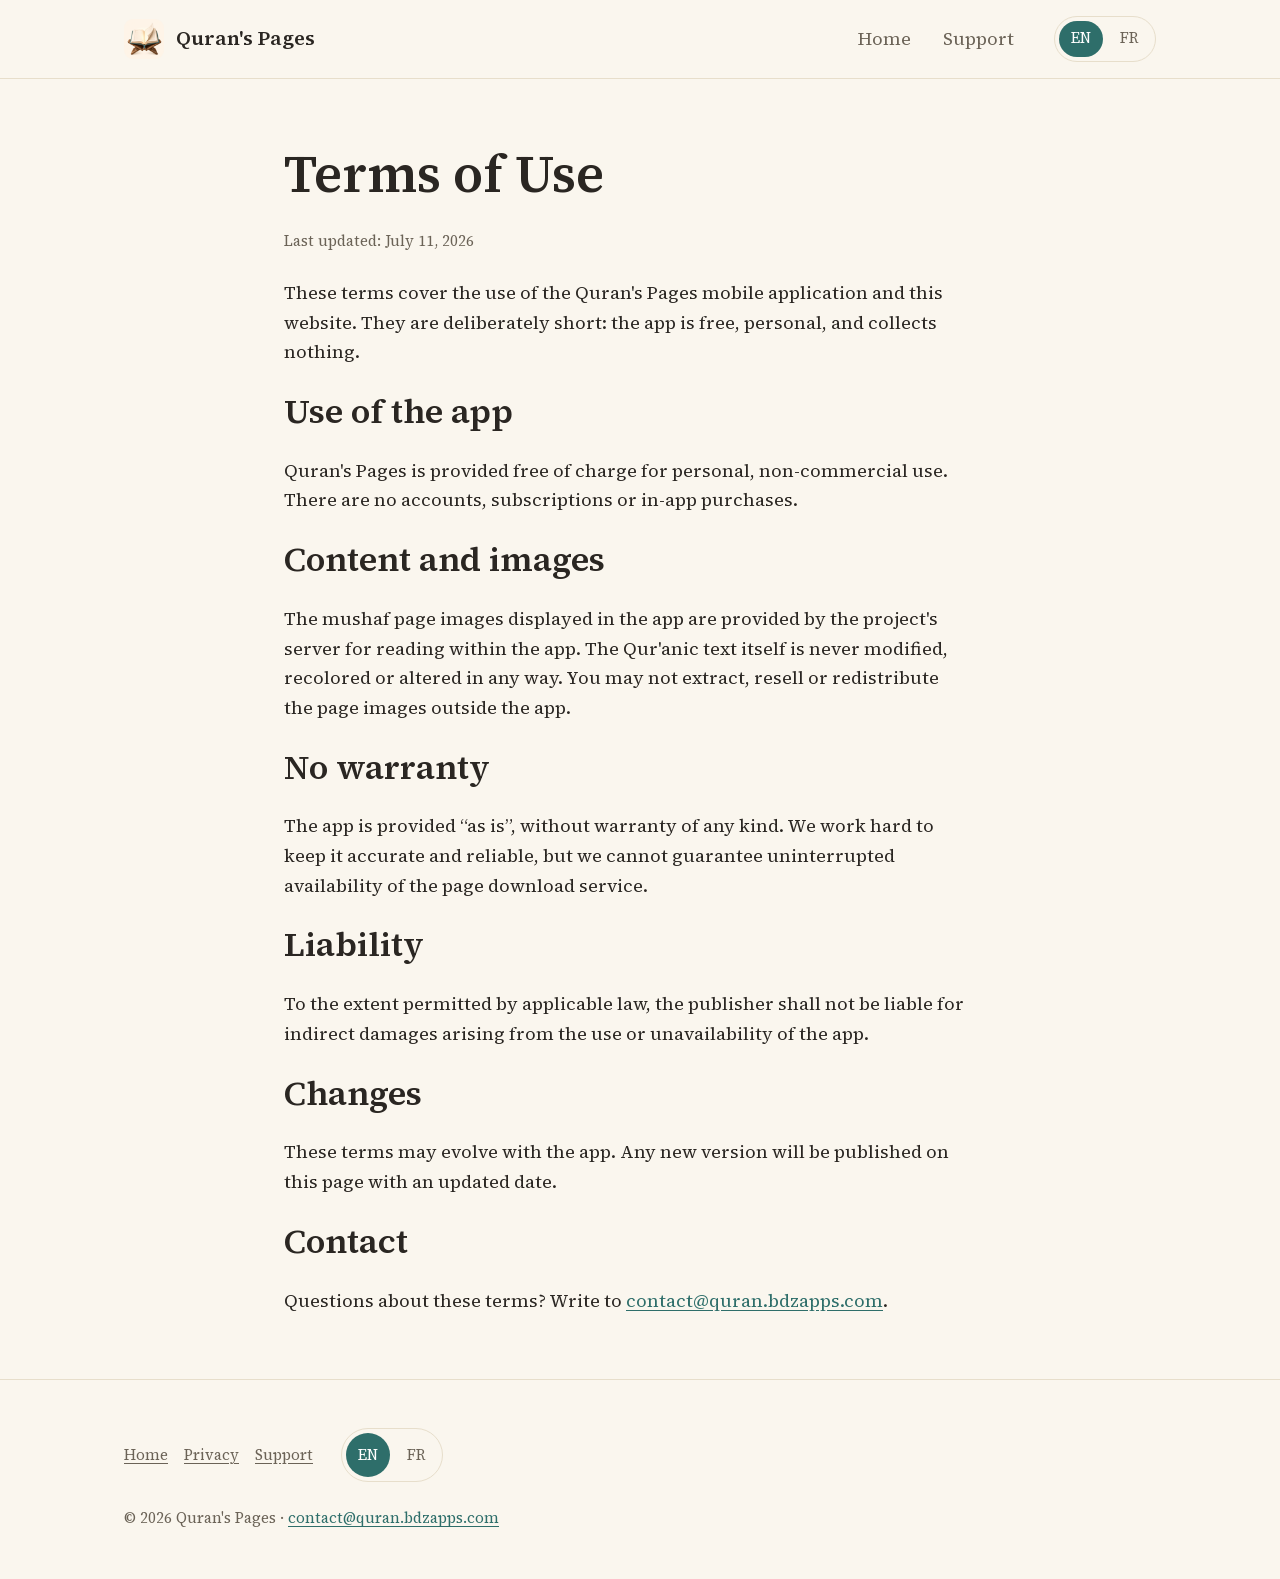
<file: terms/index.html>
<!doctype html>
<html lang="en" class="no-js">
<head>
  <meta charset="utf-8">
  <meta name="viewport" content="width=device-width, initial-scale=1">
  <title>Terms of Use — Quran's Pages</title>
  <meta name="description" content="Terms of use for the Quran's Pages mobile app: free personal use, ownership of the mushaf images, no warranty.">

  <link rel="canonical" href="https://quran.bdzapps.com/terms/">
  <link rel="alternate" hreflang="en" href="https://quran.bdzapps.com/terms/">
  <link rel="alternate" hreflang="fr" href="https://quran.bdzapps.com/fr/terms/">
  <link rel="alternate" hreflang="x-default" href="https://quran.bdzapps.com/terms/">

  <link rel="icon" href="/assets/img/favicon-32.png" type="image/png" sizes="32x32">
  <link rel="apple-touch-icon" href="/assets/img/apple-touch-icon.png">
  <meta name="theme-color" content="#FAF6EE">
  <link rel="stylesheet" href="/assets/css/site.css">
</head>
<body>
  <a class="skip-link" href="#main">Skip to content</a>

  <header class="site-header">
    <div class="wrap">
      <a class="brand" href="/">
        <img src="/assets/img/icon-64.png" alt="" width="40" height="40">
        Quran's Pages
      </a>
      <nav class="site-nav" aria-label="Main">
        <a href="/">Home</a>
        <a href="/support/">Support</a>
      </nav>
      <div class="lang-switch" aria-label="Language">
        <span aria-current="page" lang="en">EN</span>
        <a href="/fr/terms/" lang="fr" hreflang="fr">FR</a>
      </div>
    </div>
  </header>

  <main id="main" class="page">
    <div class="wrap">
      <h1>Terms of Use</h1>
      <p class="updated">Last updated: July 11, 2026</p>

      <p>These terms cover the use of the Quran's Pages mobile application and this website. They are deliberately short: the app is free, personal, and collects nothing.</p>

      <h2>Use of the app</h2>
      <p>Quran's Pages is provided free of charge for personal, non-commercial use. There are no accounts, subscriptions or in-app purchases.</p>

      <h2>Content and images</h2>
      <p>The mushaf page images displayed in the app are provided by the project's server for reading within the app. The Qur'anic text itself is never modified, recolored or altered in any way. You may not extract, resell or redistribute the page images outside the app.</p>

      <h2>No warranty</h2>
      <p>The app is provided “as is”, without warranty of any kind. We work hard to keep it accurate and reliable, but we cannot guarantee uninterrupted availability of the page download service.</p>

      <h2>Liability</h2>
      <p>To the extent permitted by applicable law, the publisher shall not be liable for indirect damages arising from the use or unavailability of the app.</p>

      <h2>Changes</h2>
      <p>These terms may evolve with the app. Any new version will be published on this page with an updated date.</p>

      <h2>Contact</h2>
      <p>Questions about these terms? Write to <a href="mailto:contact@quran.bdzapps.com">contact@quran.bdzapps.com</a>.</p>
    </div>
  </main>

  <footer class="site-footer">
    <div class="wrap">
      <ul class="footer-nav">
        <li><a href="/">Home</a></li>
        <li><a href="/privacy/">Privacy</a></li>
        <li><a href="/support/">Support</a></li>
        <li>
          <span class="lang-switch" aria-label="Language">
            <span aria-current="page" lang="en">EN</span>
            <a href="/fr/terms/" lang="fr" hreflang="fr">FR</a>
          </span>
        </li>
      </ul>
      <p>© 2026 Quran's Pages · <a href="mailto:contact@quran.bdzapps.com">contact@quran.bdzapps.com</a></p>
    </div>
  </footer>
</body>
</html>
</file>
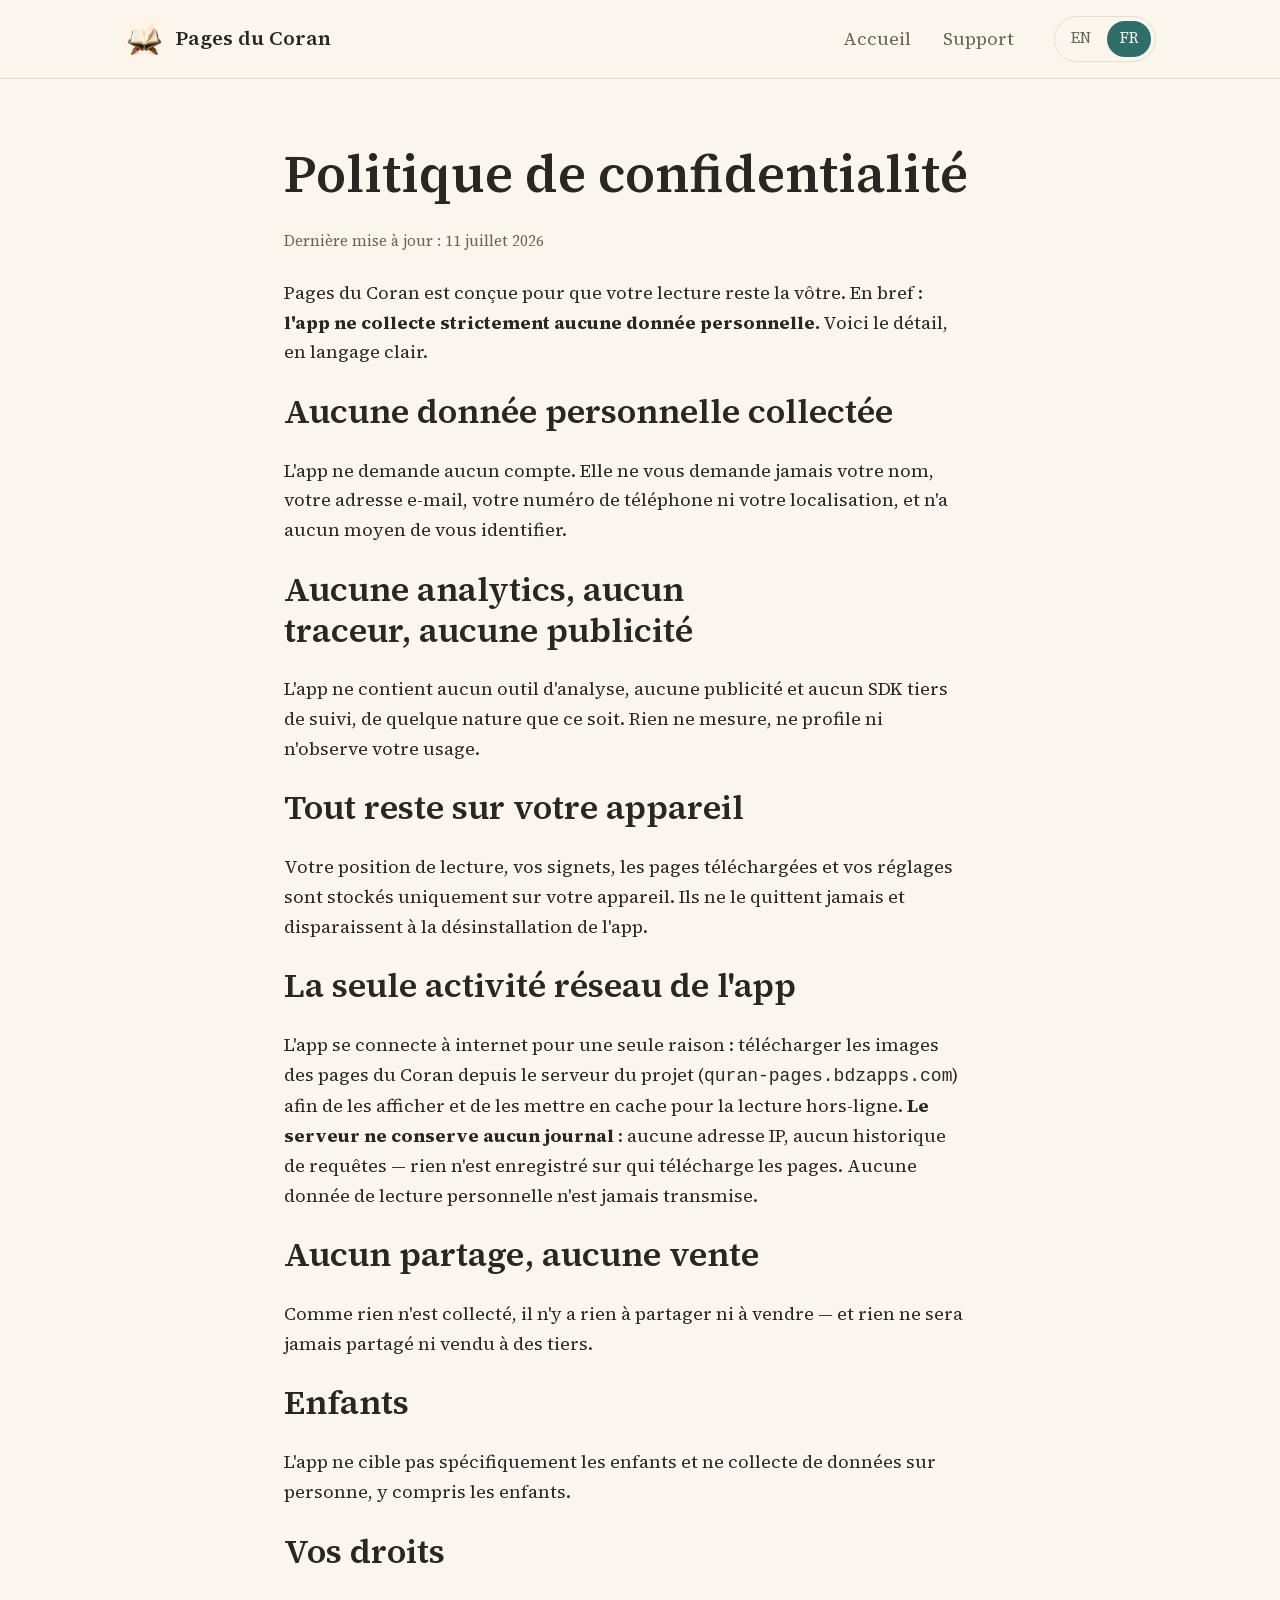
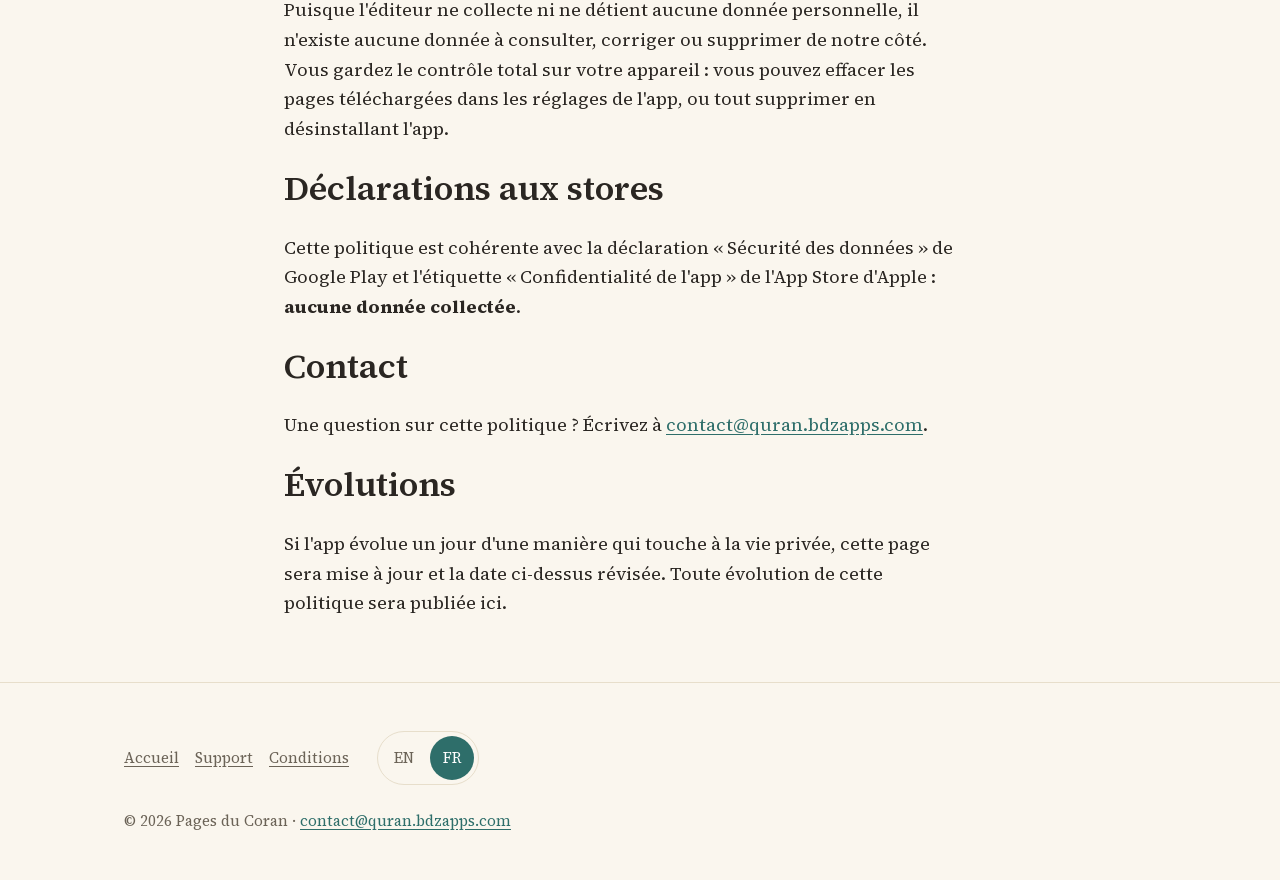
<file: fr/privacy/index.html>
<!doctype html>
<html lang="fr" class="no-js">
<head>
  <meta charset="utf-8">
  <meta name="viewport" content="width=device-width, initial-scale=1">
  <title>Politique de confidentialité — Pages du Coran</title>
  <meta name="description" content="Pages du Coran ne collecte aucune donnée personnelle. Aucun compte, aucune pub, aucun traceur, aucune analytics. Tout reste sur votre appareil.">

  <link rel="canonical" href="https://quran.bdzapps.com/fr/privacy/">
  <link rel="alternate" hreflang="en" href="https://quran.bdzapps.com/privacy/">
  <link rel="alternate" hreflang="fr" href="https://quran.bdzapps.com/fr/privacy/">
  <link rel="alternate" hreflang="x-default" href="https://quran.bdzapps.com/privacy/">

  <link rel="icon" href="/assets/img/favicon-32.png" type="image/png" sizes="32x32">
  <link rel="apple-touch-icon" href="/assets/img/apple-touch-icon.png">
  <meta name="theme-color" content="#FAF6EE">
  <link rel="stylesheet" href="/assets/css/site.css">
</head>
<body>
  <a class="skip-link" href="#main">Aller au contenu</a>

  <header class="site-header">
    <div class="wrap">
      <a class="brand" href="/fr/">
        <img src="/assets/img/icon-64.png" alt="" width="40" height="40">
        Pages du Coran
      </a>
      <nav class="site-nav" aria-label="Navigation principale">
        <a href="/fr/">Accueil</a>
        <a href="/fr/support/">Support</a>
      </nav>
      <div class="lang-switch" aria-label="Langue">
        <a href="/privacy/" lang="en" hreflang="en">EN</a>
        <span aria-current="page" lang="fr">FR</span>
      </div>
    </div>
  </header>

  <main id="main" class="page">
    <div class="wrap">
      <h1>Politique de confidentialité</h1>
      <p class="updated">Dernière mise à jour : 11 juillet 2026</p>

      <p>Pages du Coran est conçue pour que votre lecture reste la vôtre. En bref : <strong>l'app ne collecte strictement aucune donnée personnelle.</strong> Voici le détail, en langage clair.</p>

      <h2>Aucune donnée personnelle collectée</h2>
      <p>L'app ne demande aucun compte. Elle ne vous demande jamais votre nom, votre adresse e-mail, votre numéro de téléphone ni votre localisation, et n'a aucun moyen de vous identifier.</p>

      <h2>Aucune analytics, aucun traceur, aucune publicité</h2>
      <p>L'app ne contient aucun outil d'analyse, aucune publicité et aucun SDK tiers de suivi, de quelque nature que ce soit. Rien ne mesure, ne profile ni n'observe votre usage.</p>

      <h2>Tout reste sur votre appareil</h2>
      <p>Votre position de lecture, vos signets, les pages téléchargées et vos réglages sont stockés uniquement sur votre appareil. Ils ne le quittent jamais et disparaissent à la désinstallation de l'app.</p>

      <h2>La seule activité réseau de l'app</h2>
      <p>L'app se connecte à internet pour une seule raison : télécharger les images des pages du Coran depuis le serveur du projet (<code>quran-pages.bdzapps.com</code>) afin de les afficher et de les mettre en cache pour la lecture hors-ligne. <strong>Le serveur ne conserve aucun journal</strong> : aucune adresse IP, aucun historique de requêtes — rien n'est enregistré sur qui télécharge les pages. Aucune donnée de lecture personnelle n'est jamais transmise.</p>

      <h2>Aucun partage, aucune vente</h2>
      <p>Comme rien n'est collecté, il n'y a rien à partager ni à vendre — et rien ne sera jamais partagé ni vendu à des tiers.</p>

      <h2>Enfants</h2>
      <p>L'app ne cible pas spécifiquement les enfants et ne collecte de données sur personne, y compris les enfants.</p>

      <h2>Vos droits</h2>
      <p>Puisque l'éditeur ne collecte ni ne détient aucune donnée personnelle, il n'existe aucune donnée à consulter, corriger ou supprimer de notre côté. Vous gardez le contrôle total sur votre appareil : vous pouvez effacer les pages téléchargées dans les réglages de l'app, ou tout supprimer en désinstallant l'app.</p>

      <h2>Déclarations aux stores</h2>
      <p>Cette politique est cohérente avec la déclaration « Sécurité des données » de Google Play et l'étiquette « Confidentialité de l'app » de l'App Store d'Apple : <strong>aucune donnée collectée</strong>.</p>

      <h2>Contact</h2>
      <p>Une question sur cette politique ? Écrivez à <a href="mailto:contact@quran.bdzapps.com">contact@quran.bdzapps.com</a>.</p>

      <h2>Évolutions</h2>
      <p>Si l'app évolue un jour d'une manière qui touche à la vie privée, cette page sera mise à jour et la date ci-dessus révisée. Toute évolution de cette politique sera publiée ici.</p>
    </div>
  </main>

  <footer class="site-footer">
    <div class="wrap">
      <ul class="footer-nav">
        <li><a href="/fr/">Accueil</a></li>
        <li><a href="/fr/support/">Support</a></li>
        <li><a href="/fr/terms/">Conditions</a></li>
        <li>
          <span class="lang-switch" aria-label="Langue">
            <a href="/privacy/" lang="en" hreflang="en">EN</a>
            <span aria-current="page" lang="fr">FR</span>
          </span>
        </li>
      </ul>
      <p>© 2026 Pages du Coran · <a href="mailto:contact@quran.bdzapps.com">contact@quran.bdzapps.com</a></p>
    </div>
  </footer>
</body>
</html>
</file>
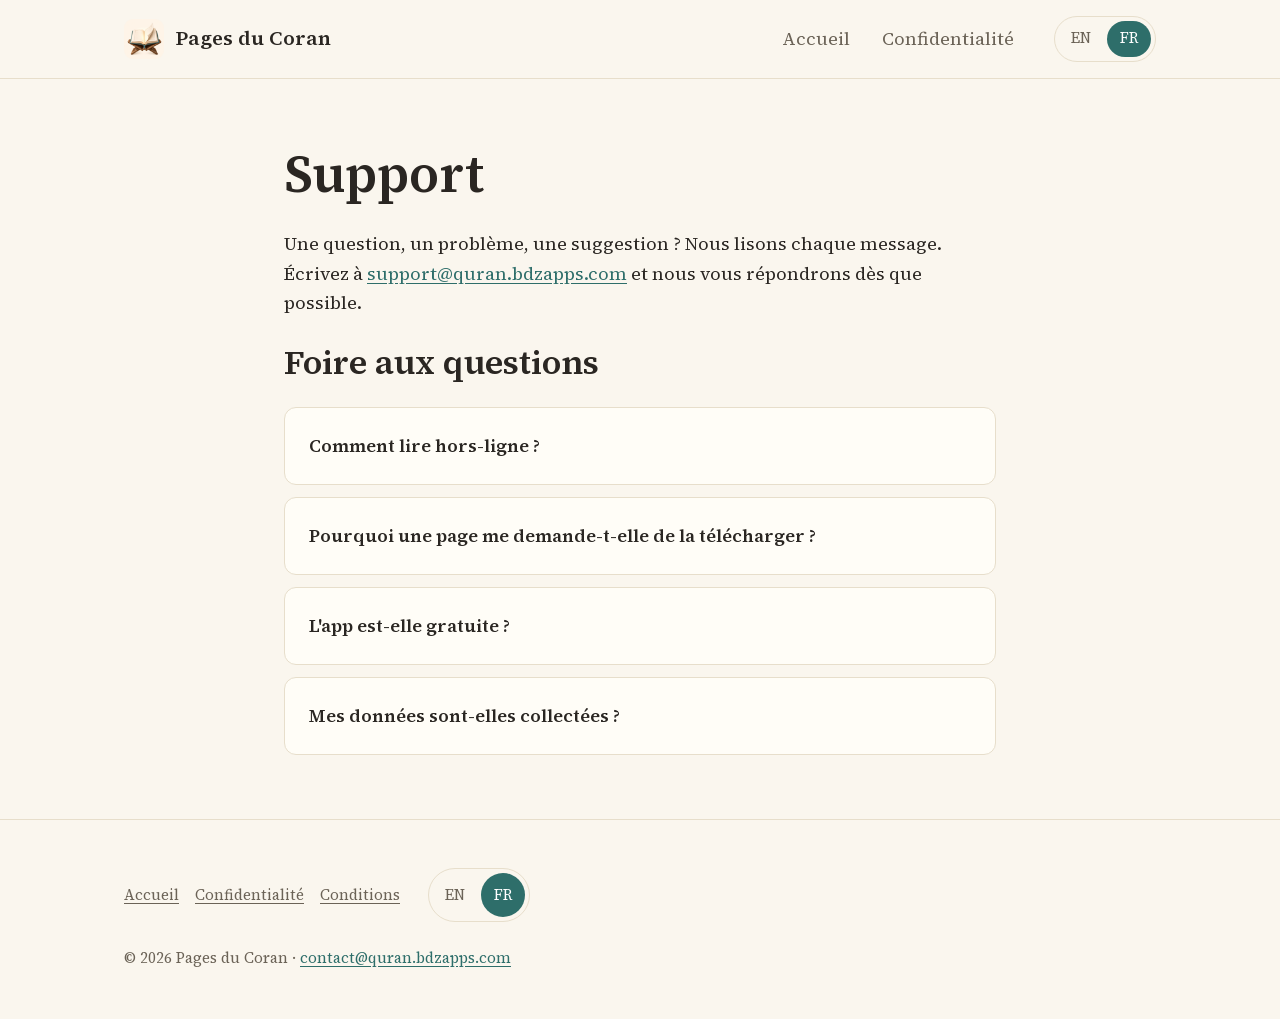
<file: fr/support/index.html>
<!doctype html>
<html lang="fr" class="no-js">
<head>
  <meta charset="utf-8">
  <meta name="viewport" content="width=device-width, initial-scale=1">
  <title>Support — Pages du Coran</title>
  <meta name="description" content="Besoin d'aide avec Pages du Coran ? Contactez-nous et consultez la foire aux questions sur la lecture hors-ligne, les téléchargements et la confidentialité.">

  <link rel="canonical" href="https://quran.bdzapps.com/fr/support/">
  <link rel="alternate" hreflang="en" href="https://quran.bdzapps.com/support/">
  <link rel="alternate" hreflang="fr" href="https://quran.bdzapps.com/fr/support/">
  <link rel="alternate" hreflang="x-default" href="https://quran.bdzapps.com/support/">

  <link rel="icon" href="/assets/img/favicon-32.png" type="image/png" sizes="32x32">
  <link rel="apple-touch-icon" href="/assets/img/apple-touch-icon.png">
  <meta name="theme-color" content="#FAF6EE">
  <link rel="stylesheet" href="/assets/css/site.css">
</head>
<body>
  <a class="skip-link" href="#main">Aller au contenu</a>

  <header class="site-header">
    <div class="wrap">
      <a class="brand" href="/fr/">
        <img src="/assets/img/icon-64.png" alt="" width="40" height="40">
        Pages du Coran
      </a>
      <nav class="site-nav" aria-label="Navigation principale">
        <a href="/fr/">Accueil</a>
        <a href="/fr/privacy/">Confidentialité</a>
      </nav>
      <div class="lang-switch" aria-label="Langue">
        <a href="/support/" lang="en" hreflang="en">EN</a>
        <span aria-current="page" lang="fr">FR</span>
      </div>
    </div>
  </header>

  <main id="main" class="page">
    <div class="wrap">
      <h1>Support</h1>
      <p>Une question, un problème, une suggestion ? Nous lisons chaque message. Écrivez à
        <a href="mailto:support@quran.bdzapps.com">support@quran.bdzapps.com</a> et nous vous répondrons dès que possible.</p>

      <h2>Foire aux questions</h2>
      <div class="faq">
        <details>
          <summary>Comment lire hors-ligne ?</summary>
          <p>Téléchargez d'abord ce dont vous avez besoin : une page, une sourate, un hizb ou le Coran complet. Une fois téléchargées, les pages sont mises en cache sur votre appareil et s'ouvrent sans aucun réseau. Vous pouvez gérer ou supprimer les téléchargements à tout moment dans Réglages → Téléchargements.</p>
        </details>
        <details>
          <summary>Pourquoi une page me demande-t-elle de la télécharger ?</summary>
          <p>Les images des pages sont récupérées à la demande pour garder l'app légère. Une page jamais ouverte doit être téléchargée une fois ; ensuite elle est stockée sur votre appareil et s'ouvre instantanément, avec ou sans connexion.</p>
        </details>
        <details>
          <summary>L'app est-elle gratuite ?</summary>
          <p>Oui. L'app est gratuite, sans publicité et sans achat intégré.</p>
        </details>
        <details>
          <summary>Mes données sont-elles collectées ?</summary>
          <p>Non. Il n'y a ni compte, ni analytics, ni traceur, ni publicité. Votre position de lecture, vos signets et vos réglages restent uniquement sur votre appareil. Lisez la <a href="/fr/privacy/">politique de confidentialité</a> complète.</p>
        </details>
      </div>
    </div>
  </main>

  <footer class="site-footer">
    <div class="wrap">
      <ul class="footer-nav">
        <li><a href="/fr/">Accueil</a></li>
        <li><a href="/fr/privacy/">Confidentialité</a></li>
        <li><a href="/fr/terms/">Conditions</a></li>
        <li>
          <span class="lang-switch" aria-label="Langue">
            <a href="/support/" lang="en" hreflang="en">EN</a>
            <span aria-current="page" lang="fr">FR</span>
          </span>
        </li>
      </ul>
      <p>© 2026 Pages du Coran · <a href="mailto:contact@quran.bdzapps.com">contact@quran.bdzapps.com</a></p>
    </div>
  </footer>
</body>
</html>
</file>
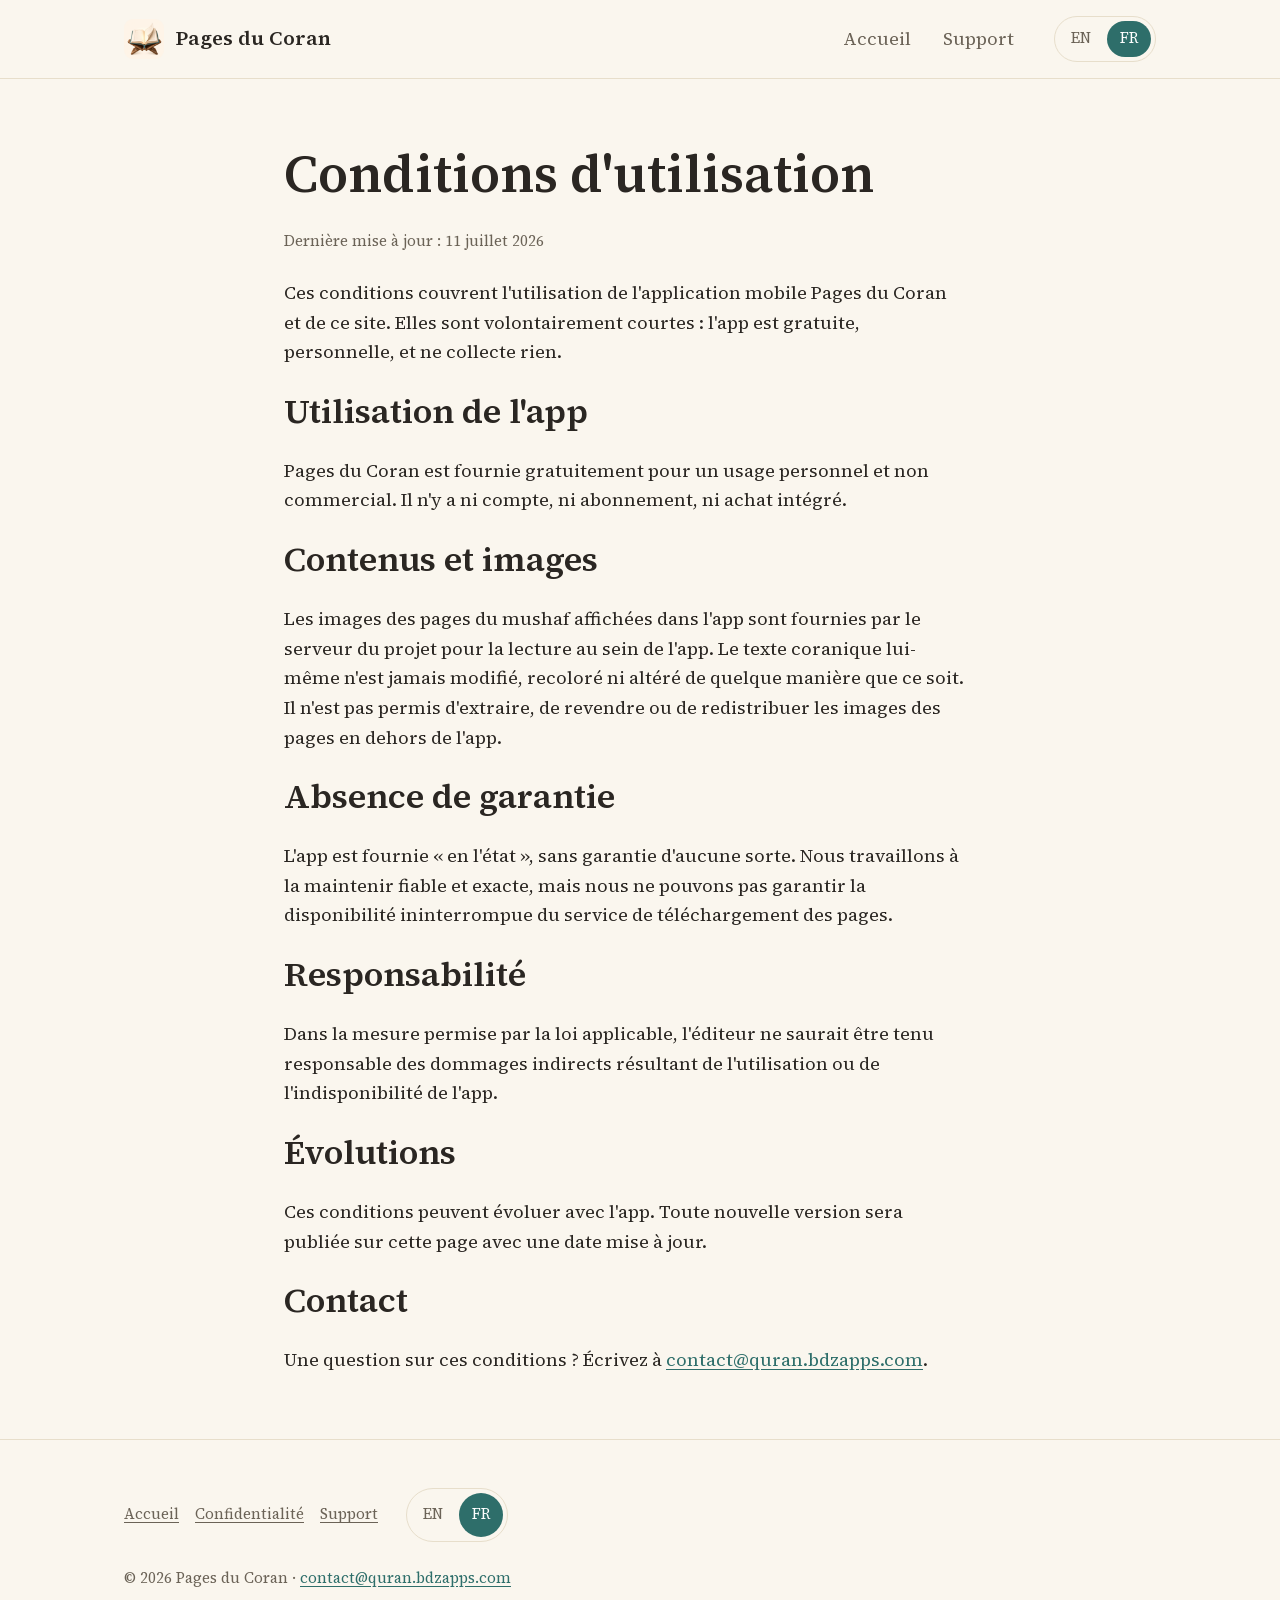
<file: fr/terms/index.html>
<!doctype html>
<html lang="fr" class="no-js">
<head>
  <meta charset="utf-8">
  <meta name="viewport" content="width=device-width, initial-scale=1">
  <title>Conditions d'utilisation — Pages du Coran</title>
  <meta name="description" content="Conditions d'utilisation de l'app mobile Pages du Coran : usage personnel gratuit, propriété des images du mushaf, absence de garantie.">

  <link rel="canonical" href="https://quran.bdzapps.com/fr/terms/">
  <link rel="alternate" hreflang="en" href="https://quran.bdzapps.com/terms/">
  <link rel="alternate" hreflang="fr" href="https://quran.bdzapps.com/fr/terms/">
  <link rel="alternate" hreflang="x-default" href="https://quran.bdzapps.com/terms/">

  <link rel="icon" href="/assets/img/favicon-32.png" type="image/png" sizes="32x32">
  <link rel="apple-touch-icon" href="/assets/img/apple-touch-icon.png">
  <meta name="theme-color" content="#FAF6EE">
  <link rel="stylesheet" href="/assets/css/site.css">
</head>
<body>
  <a class="skip-link" href="#main">Aller au contenu</a>

  <header class="site-header">
    <div class="wrap">
      <a class="brand" href="/fr/">
        <img src="/assets/img/icon-64.png" alt="" width="40" height="40">
        Pages du Coran
      </a>
      <nav class="site-nav" aria-label="Navigation principale">
        <a href="/fr/">Accueil</a>
        <a href="/fr/support/">Support</a>
      </nav>
      <div class="lang-switch" aria-label="Langue">
        <a href="/terms/" lang="en" hreflang="en">EN</a>
        <span aria-current="page" lang="fr">FR</span>
      </div>
    </div>
  </header>

  <main id="main" class="page">
    <div class="wrap">
      <h1>Conditions d'utilisation</h1>
      <p class="updated">Dernière mise à jour : 11 juillet 2026</p>

      <p>Ces conditions couvrent l'utilisation de l'application mobile Pages du Coran et de ce site. Elles sont volontairement courtes : l'app est gratuite, personnelle, et ne collecte rien.</p>

      <h2>Utilisation de l'app</h2>
      <p>Pages du Coran est fournie gratuitement pour un usage personnel et non commercial. Il n'y a ni compte, ni abonnement, ni achat intégré.</p>

      <h2>Contenus et images</h2>
      <p>Les images des pages du mushaf affichées dans l'app sont fournies par le serveur du projet pour la lecture au sein de l'app. Le texte coranique lui-même n'est jamais modifié, recoloré ni altéré de quelque manière que ce soit. Il n'est pas permis d'extraire, de revendre ou de redistribuer les images des pages en dehors de l'app.</p>

      <h2>Absence de garantie</h2>
      <p>L'app est fournie « en l'état », sans garantie d'aucune sorte. Nous travaillons à la maintenir fiable et exacte, mais nous ne pouvons pas garantir la disponibilité ininterrompue du service de téléchargement des pages.</p>

      <h2>Responsabilité</h2>
      <p>Dans la mesure permise par la loi applicable, l'éditeur ne saurait être tenu responsable des dommages indirects résultant de l'utilisation ou de l'indisponibilité de l'app.</p>

      <h2>Évolutions</h2>
      <p>Ces conditions peuvent évoluer avec l'app. Toute nouvelle version sera publiée sur cette page avec une date mise à jour.</p>

      <h2>Contact</h2>
      <p>Une question sur ces conditions ? Écrivez à <a href="mailto:contact@quran.bdzapps.com">contact@quran.bdzapps.com</a>.</p>
    </div>
  </main>

  <footer class="site-footer">
    <div class="wrap">
      <ul class="footer-nav">
        <li><a href="/fr/">Accueil</a></li>
        <li><a href="/fr/privacy/">Confidentialité</a></li>
        <li><a href="/fr/support/">Support</a></li>
        <li>
          <span class="lang-switch" aria-label="Langue">
            <a href="/terms/" lang="en" hreflang="en">EN</a>
            <span aria-current="page" lang="fr">FR</span>
          </span>
        </li>
      </ul>
      <p>© 2026 Pages du Coran · <a href="mailto:contact@quran.bdzapps.com">contact@quran.bdzapps.com</a></p>
    </div>
  </footer>
</body>
</html>
</file>
<file: assets/css/site.css>
/* ==========================================================================
   Quran's Pages / Pages du Coran — site vitrine
   Design system repris de l'app : papier chaud, encre, teal sobre, serif.
   ========================================================================== */

/* ---- Fonts (self-hosted, aucune requête tierce) ------------------------- */
@font-face {
  font-family: "Source Serif 4";
  font-style: normal;
  font-weight: 200 900; /* fonte variable */
  font-display: swap;
  src: url("../fonts/source-serif-4-latin.woff2") format("woff2");
  unicode-range: U+0000-00FF, U+0131, U+0152-0153, U+02BB-02BC, U+02C6, U+02DA,
    U+02DC, U+2000-206F, U+20AC, U+2122, U+2212, U+FEFF, U+FFFD;
}
@font-face {
  font-family: "Source Serif 4";
  font-style: italic;
  font-weight: 200 900;
  font-display: swap;
  src: url("../fonts/source-serif-4-italic-latin.woff2") format("woff2");
  unicode-range: U+0000-00FF, U+0131, U+0152-0153, U+02BB-02BC, U+02C6, U+02DA,
    U+02DC, U+2000-206F, U+20AC, U+2122, U+2212, U+FEFF, U+FFFD;
}
@font-face {
  font-family: "Amiri";
  font-style: normal;
  font-weight: 400;
  font-display: swap;
  src: url("../fonts/amiri-arabic.woff2") format("woff2");
  unicode-range: U+0600-06FF, U+0750-077F, U+FB50-FDFF, U+FE70-FEFF;
}

/* ---- Tokens -------------------------------------------------------------- */
:root {
  --surface: #faf6ee;      /* papier chaud */
  --surface-alt: #fffdf7;  /* sections alternées */
  --ink: #2a2622;
  --ink-muted: #6b6357;
  --accent: #2e6e6a;       /* teal sobre */
  --accent-dark: #245a56;
  --divider: #e7decb;
  --serif: "Source Serif 4", Georgia, "Times New Roman", serif;
  --arabic: "Amiri", "Noto Naskh Arabic", serif;
  --s1: 4px; --s2: 8px; --s3: 12px; --s4: 16px; --s6: 24px; --s8: 32px;
  --s12: 48px; --s16: 64px; --s24: 96px;
  --measure: 68ch;
  --radius: 12px;
}

/* ---- Reset minimal -------------------------------------------------------- */
*, *::before, *::after { box-sizing: border-box; }
* { margin: 0; }
img, video, svg { display: block; max-width: 100%; height: auto; }

/* ---- Base ----------------------------------------------------------------- */
html { scroll-behavior: smooth; }
body {
  font-family: var(--serif);
  font-size: 1.125rem; /* 18px */
  line-height: 1.65;
  color: var(--ink);
  background: var(--surface);
  -webkit-font-smoothing: antialiased;
}
h1, h2, h3 { line-height: 1.2; font-weight: 600; text-wrap: balance; }
h1 { font-size: clamp(2rem, 5vw, 3.25rem); }
h2 { font-size: clamp(1.5rem, 3.5vw, 2.125rem); }
h3 { font-size: 1.25rem; }
p { max-width: var(--measure); }
a { color: var(--accent); text-underline-offset: 3px; }
a:hover { color: var(--accent-dark); }
:focus-visible {
  outline: 3px solid var(--accent);
  outline-offset: 3px;
  border-radius: 2px;
}
::selection { background: var(--accent); color: #fff; }

.wrap {
  max-width: 1080px;
  margin-inline: auto;
  padding-inline: var(--s6);
}

/* Lien d'évitement (a11y) */
.skip-link {
  position: absolute;
  left: -9999px;
  top: 0;
  background: var(--accent);
  color: #fff;
  padding: var(--s3) var(--s4);
  z-index: 100;
}
.skip-link:focus { left: 0; color: #fff; }

/* ---- Header ---------------------------------------------------------------- */
.site-header {
  border-bottom: 1px solid var(--divider);
  background: var(--surface);
}
.site-header .wrap {
  display: flex;
  align-items: center;
  gap: var(--s4);
  min-height: 72px;
  flex-wrap: wrap;
  padding-block: var(--s3);
}
.brand {
  display: flex;
  align-items: center;
  gap: var(--s3);
  text-decoration: none;
  color: var(--ink);
  font-weight: 600;
  font-size: 1.25rem;
  margin-right: auto;
  min-height: 44px;
}
.brand img { width: 40px; height: 40px; border-radius: 9px; }
.site-nav {
  display: flex;
  align-items: center;
  gap: var(--s2);
  flex-wrap: wrap;
}
.site-nav a {
  text-decoration: none;
  color: var(--ink-muted);
  padding: var(--s3) var(--s3);
  min-height: 44px;
  display: inline-flex;
  align-items: center;
  border-radius: var(--radius);
}
.site-nav a:hover { color: var(--ink); background: var(--divider); }
.lang-switch {
  border: 1px solid var(--divider);
  border-radius: 999px;
  padding: var(--s1);
  display: inline-flex;
  gap: var(--s1);
  margin-left: var(--s3);
}
.lang-switch a, .lang-switch span {
  min-width: 44px;
  min-height: 36px;
  display: inline-flex;
  align-items: center;
  justify-content: center;
  border-radius: 999px;
  text-decoration: none;
  font-size: 0.9375rem;
}
.lang-switch span[aria-current] { background: var(--accent); color: #fff; }
.lang-switch a { color: var(--ink-muted); }
.lang-switch a:hover { background: var(--divider); color: var(--ink); }

/* ---- Hero ------------------------------------------------------------------- */
.hero { padding-block: var(--s16) var(--s24); }
.hero .wrap {
  display: grid;
  grid-template-columns: 1.15fr 0.85fr;
  gap: var(--s12);
  align-items: center;
}
.hero-copy > * + * { margin-top: var(--s6); }
.hero .kicker {
  font-family: var(--arabic);
  font-size: 1.5rem;
  color: var(--accent);
  text-align: left; /* wordmark RTL aligné sur le bloc LTR */
}
.hero .lede {
  font-size: 1.25rem;
  color: var(--ink-muted);
}
.reassure {
  color: var(--ink-muted);
  font-size: 0.9375rem;
}

/* Badges stores — « Bientôt disponible » (désactivés volontairement) */
.store-badges {
  display: flex;
  gap: var(--s3);
  flex-wrap: wrap;
  list-style: none;
  padding: 0;
}
.badge-soon {
  display: inline-flex;
  flex-direction: column;
  justify-content: center;
  min-height: 56px;
  min-width: 168px;
  padding: var(--s2) var(--s4);
  border: 1px solid var(--divider);
  border-radius: var(--radius);
  background: #f1ece0;
  color: var(--ink-muted);
  cursor: not-allowed;
  user-select: none;
}
.badge-soon .store { font-weight: 600; font-size: 1rem; }
.badge-soon .soon { font-size: 0.8125rem; }

/* Mockup téléphone */
.phone {
  border: 10px solid var(--ink);
  border-radius: 44px;
  background: var(--ink);
  box-shadow: 0 24px 48px -24px rgba(42, 38, 34, 0.35);
  overflow: hidden;
  max-width: 320px;
  margin-inline: auto;
}
.phone > video, .phone > img { aspect-ratio: 1080 / 2280; object-fit: cover; width: 100%; }

/* Mockup tablette (paysage, double page) */
.tablet {
  border: 12px solid var(--ink);
  border-radius: 22px;
  background: var(--ink);
  box-shadow: 0 24px 48px -24px rgba(42, 38, 34, 0.35);
  overflow: hidden;
  max-width: 720px;
  margin-inline: auto;
}
.tablet > img { aspect-ratio: 1100 / 687; object-fit: contain; width: 100%; }

/* Section tablette : titre centré + image large dessous */
.tablet-section { text-align: center; }
.tablet-section .wrap > * { margin-inline: auto; }
.tablet-section .lead { max-width: var(--measure); margin-inline: auto; }

/* ---- Sections ------------------------------------------------------------------ */
.section { padding-block: var(--s24); }
.section-alt { background: var(--surface-alt); border-block: 1px solid var(--divider); }
.section .wrap > * + * { margin-top: var(--s6); }
.split {
  display: grid;
  grid-template-columns: 1fr 1fr;
  gap: var(--s12);
  align-items: center;
}
.split > div > * + * { margin-top: var(--s4); }
.section h2 + p.lead { font-size: 1.1875rem; color: var(--ink-muted); }

.points { list-style: none; padding: 0; display: grid; gap: var(--s6); }
.points li { max-width: var(--measure); }
.points strong { display: block; margin-bottom: var(--s1); }
.points li::before {
  content: "";
  display: block;
  width: 32px;
  height: 3px;
  background: var(--accent);
  border-radius: 2px;
  margin-bottom: var(--s3);
}

/* Bandeau vie privée */
.privacy-band { text-align: center; }
.privacy-band .wrap > * { margin-inline: auto; }
.privacy-band h2 { color: var(--accent-dark); }

/* CTA final */
.cta-final { text-align: center; }
.cta-final .store-badges { justify-content: center; }
.cta-final .wrap > * { margin-inline: auto; }

/* ---- Footer ------------------------------------------------------------------- */
.site-footer {
  border-top: 1px solid var(--divider);
  padding-block: var(--s12);
  color: var(--ink-muted);
  font-size: 0.9375rem;
}
.site-footer .wrap { display: grid; gap: var(--s6); }
.footer-nav {
  display: flex;
  gap: var(--s4);
  flex-wrap: wrap;
  align-items: center;
  list-style: none;
  padding: 0;
}
.footer-nav a {
  color: var(--ink-muted);
  min-height: 44px;
  display: inline-flex;
  align-items: center;
}
.footer-nav a:hover { color: var(--ink); }
.footer-note { font-style: italic; }

/* ---- Pages intérieures (légal / support) ----------------------------------------- */
.page { padding-block: var(--s16); }
.page .wrap { max-width: 760px; }
.page .wrap > * + * { margin-top: var(--s6); }
.page h2 { margin-top: var(--s12); }
.page .updated { color: var(--ink-muted); font-size: 0.9375rem; }
.page ul { padding-left: 1.2em; max-width: var(--measure); }
.page li + li { margin-top: var(--s2); }

/* FAQ */
.faq details {
  border: 1px solid var(--divider);
  border-radius: var(--radius);
  padding: var(--s4) var(--s6);
  background: var(--surface-alt);
}
.faq details + details { margin-top: var(--s3); }
.faq summary {
  font-weight: 600;
  cursor: pointer;
  min-height: 44px;
  display: flex;
  align-items: center;
}
.faq details[open] summary { margin-bottom: var(--s3); }

/* ---- Page 404 ------------------------------------------------------------------- */
.error-page {
  min-height: 70vh;
  display: grid;
  place-content: center;
  text-align: center;
  gap: var(--s6);
  padding: var(--s8);
}

/* ---- Animations d'apparition (JS ajoute .visible) --------------------------------- */
.reveal { opacity: 0; transform: translateY(14px); }
.reveal.visible {
  opacity: 1;
  transform: none;
  transition: opacity 0.6s ease, transform 0.6s ease;
}
/* Sans JS ou si mouvement réduit : tout est visible, aucune animation */
@media (prefers-reduced-motion: reduce) {
  html { scroll-behavior: auto; }
  .reveal { opacity: 1; transform: none; transition: none; }
}
.no-js .reveal { opacity: 1; transform: none; }

/* ---- Responsive -------------------------------------------------------------------- */
@media (max-width: 860px) {
  .hero { padding-block: var(--s12) var(--s16); }
  .hero .wrap, .split { grid-template-columns: 1fr; }
  .hero .phone { max-width: 260px; }
  .section { padding-block: var(--s16); }
  .split .phone { order: -1; }
}
@media (max-width: 480px) {
  .site-header .wrap { justify-content: center; }
  .brand { margin-right: 0; }
}
</file>
